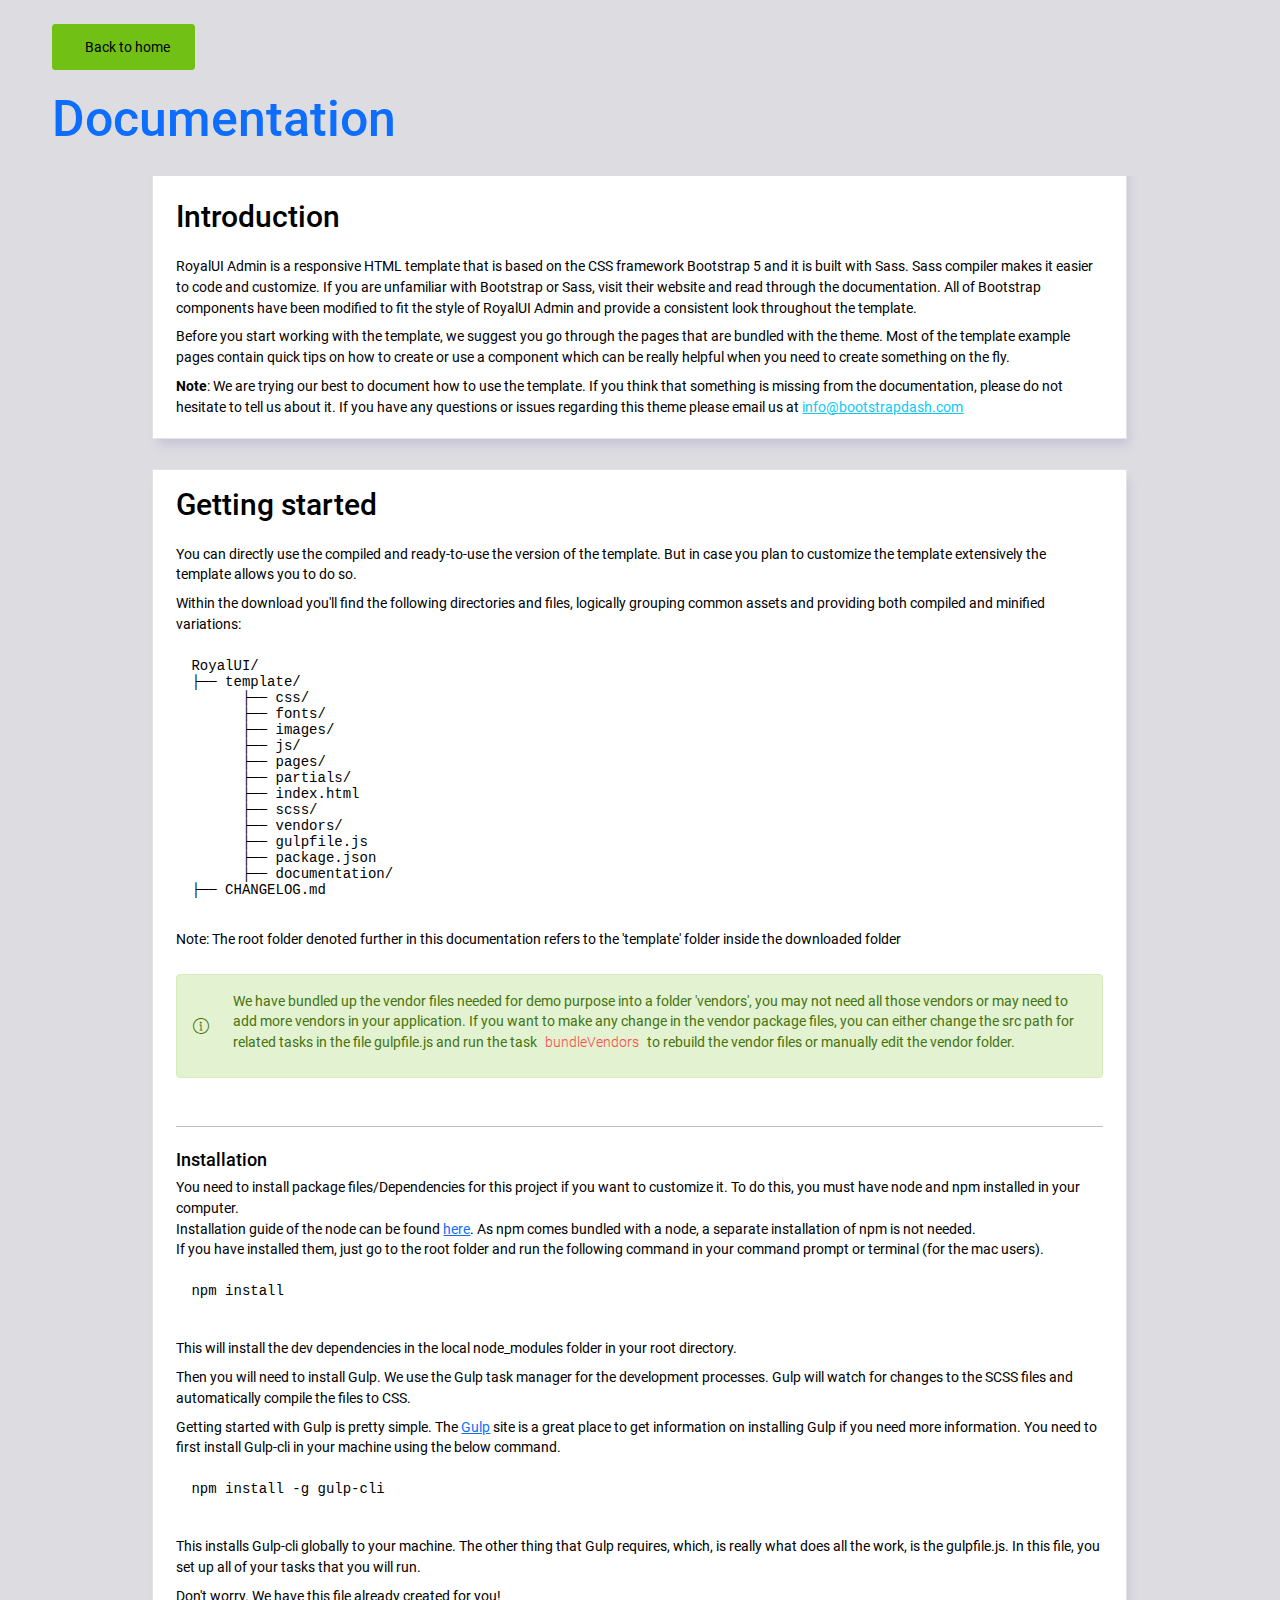
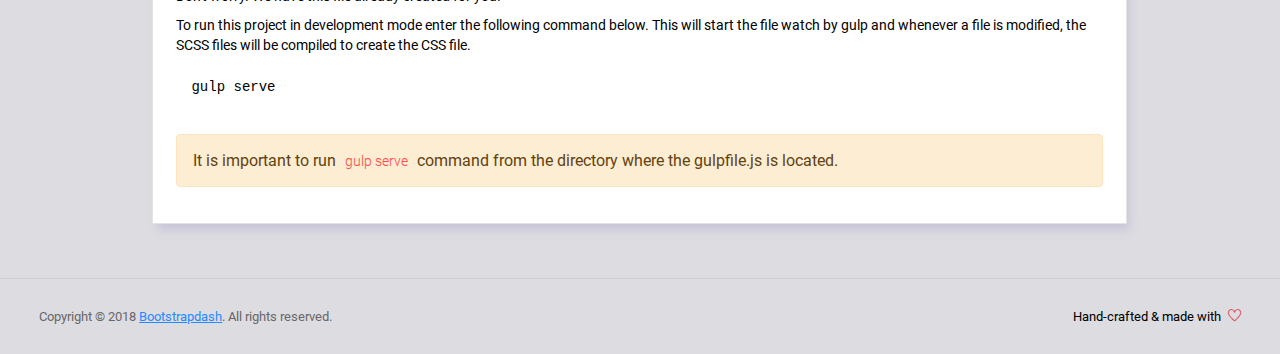
<file: static/admin/documentation/documentation.html>
<!DOCTYPE html>
<html lang="en">

<head>
  <!-- Required meta tags -->
  <meta charset="utf-8">
  <meta name="viewport" content="width=device-width, initial-scale=1, shrink-to-fit=no">
  <title>RoyalUI Admin Dashboard</title>
  <!-- plugins:css -->
  <link rel="stylesheet" href="../vendors/ti-icons/css/themify-icons.css">
  <link rel="stylesheet" href="../vendors/base/vendor.bundle.base.css">
  <!-- endinject -->
  <!-- plugin css for this page -->
  <!-- End plugin css for this page -->
  <!-- inject:css -->
  <link rel="stylesheet" href="../css/style.css">
  <!-- endinject -->
  <link rel="shortcut icon" href="../images/favicon.png" />
</head>

<body>
  <div class="container-scroller">
    <div class="container-fluid page-body-wrapper full-page-wrapper">
      <div class="main-panel w-100  documentation">
        <div class="content-wrapper">
          <div class="container-fluid">
            <div class="row">
              <div class="col-12 doc-header">
                <a class="btn btn-success" href="../index.html"><i class="mdi mdi-home me-2"></i>Back to home</a>
                <h1 class="text-primary mt-4">Documentation</h1>
              </div>
            </div>
            <div class="row doc-content">
              <div class="col-12 col-md-10 offset-md-1">
                <div class="col-12 grid-margin" id="doc-intro">
                    <div class="card">
                        <div class="card-body">
                            <h3 class="mb-4 mt-4">Introduction</h3>
                            <p>RoyalUI Admin is a responsive HTML template that is based on the CSS framework Bootstrap 5 and it is built with Sass. Sass compiler makes it easier to code and customize. If you are unfamiliar with Bootstrap or Sass, visit their
                                website and read through the documentation. All of Bootstrap components have been modified to fit the style of RoyalUI Admin and provide a consistent look throughout the template.</p>
                            <p>Before you start working with the template, we suggest you go through the pages that are bundled with the theme. Most of the template example pages contain quick tips on how to create or use a component which can
                                be really helpful when you need to create something on the fly.</p>
                            <p class="d-inline"><strong>Note</strong>: We are trying our best to document how to use the template. If you think that something is missing from the documentation, please do not hesitate to tell us about it. If you have any questions or issues regarding this theme please email us at <a class="d-inline text-info" href="mailto:info@bootstrapdash.com">info@bootstrapdash.com</a></p>
                        </div>
                    </div>
                </div>
                <div class="col-12 grid-margin" id="doc-started">
                    <div class="card">
                        <div class="card-body">
                            <h3 class="mb-4">Getting started</h3>
                            <p>You can directly use the compiled and ready-to-use the version of the template. But in case you plan to customize the template extensively the template allows you to do so.</p>
                            <p>Within the download you'll find the following directories and files, logically grouping common assets and providing both compiled and minified variations:</p>
                            <pre>
RoyalUI/
├── template/
      ├── css/
      ├── fonts/
      ├── images/
      ├── js/
      ├── pages/
      ├── partials/
      ├── index.html
      ├── scss/
      ├── vendors/
      ├── gulpfile.js
      ├── package.json                           
      ├── documentation/
├── CHANGELOG.md</pre>
                            <p class="mt-1">Note: The root folder denoted further in this documentation refers to the 'template' folder inside the downloaded folder</p>
                            <div class="alert alert-success mt-4 d-flex align-items-center" role="alert">
                              <i class="ti-info-alt me-4"></i>
                              <p>We have bundled up the vendor files needed for demo purpose into a folder 'vendors', you may not need all those vendors or may need to add more vendors in your application. If you want to make any change in the vendor package files, you can either change the src path for related tasks in the file gulpfile.js and run the task <code> bundleVendors </code> to rebuild the vendor files or manually edit the vendor folder.</p>
                            </div>
                            <hr class="mt-5">
                            <h4 class="mt-4">Installation</h4>
                            <p class="mb-0">
                              You need to install package files/Dependencies for this project if you want to customize it. To do this, you must have <span class="font-weight-bold">node and npm</span> installed in your computer.
                            </p>
                            <p class="mb-0">Installation guide of the node can be found <a href="https://nodejs.org/en/">here</a>. As npm comes bundled with a node, a separate installation of npm is not needed.</p>
                            <p>
                                If you have installed them, just go to the root folder and run the following command in your command prompt or terminal (for the mac users).
                            </p>
                            <pre class="shell-mode">
npm install</pre>
                            <p class="mt-4">
                              This will install the dev dependencies in the local <span class="font-weight-bold">node_modules</span> folder in your root directory.
                            </p>
                            <p class="mt-2">
                              Then you will need to install <span class="font-weight-bold">Gulp</span>. We use the Gulp task manager for the development processes. Gulp will watch for changes to the SCSS files and automatically compile the files to CSS.
                            </p>
                            <p>Getting started with Gulp is pretty simple. The <a href="https://gulpjs.com/" target="_blank">Gulp</a> site is a great place to get information on installing Gulp if you need more information. You need to first install Gulp-cli in your machine using the below command.</p>
                            <pre class="shell-mode">
npm install -g gulp-cli</pre>
                            <p class="mt-4">This installs Gulp-cli globally to your machine. The other thing that Gulp requires, which, is really what does all the work, is the gulpfile.js. In this file, you set up all of your tasks that you will run.</p>
                            <p>Don't worry. We have this file already created for you!</p>
                            <p>To run this project in development mode enter the following command below. This will start the file watch by gulp and whenever a file is modified, the SCSS files will be compiled to create the CSS file.</p>
<pre class="shell-mode">
gulp serve</pre>           
                            <div class="alert alert-warning mt-4" role="alert">
                              <i class="ti-info-alt-outline"></i>It is important to run <code>gulp serve</code> command from the directory where the gulpfile.js is located.
                            </div>
                        </div>
                    </div>
                </div>
              </div>
            </div>
          </div>
        </div>
        <!-- partial:../partials/_footer.html -->

        <footer class="footer">
          <div class="d-sm-flex justify-content-center justify-content-sm-between">
            <span class="text-muted text-center text-sm-left d-block d-sm-inline-block">Copyright © 2018 <a href="https://www.bootstrapdash.com/" target="_blank">Bootstrapdash</a>. All rights reserved.</span>
            <span class="float-none float-sm-right d-block mt-1 mt-sm-0 text-center">Hand-crafted & made with <i class="ti-heart text-danger ms-1"></i></span>
          </div>
        </footer>

        <!-- partial -->
      </div>
    </div>
  </div>
<!-- plugins:js -->
<script src="../vendors/base/vendor.bundle.base.js"></script>
<!-- endinject -->
<!-- inject:js -->
<script src="../js/off-canvas.js"></script>
<script src="../js/hoverable-collapse.js"></script>
<script src="../js/template.js"></script>
<script src="../js/todolist.js"></script>
<!-- endinject -->
<!-- Custom js for this page-->
<script src="../js/documentation.js"></script> 
<!-- End custom js for this page-->
</body>

</html>
</file>
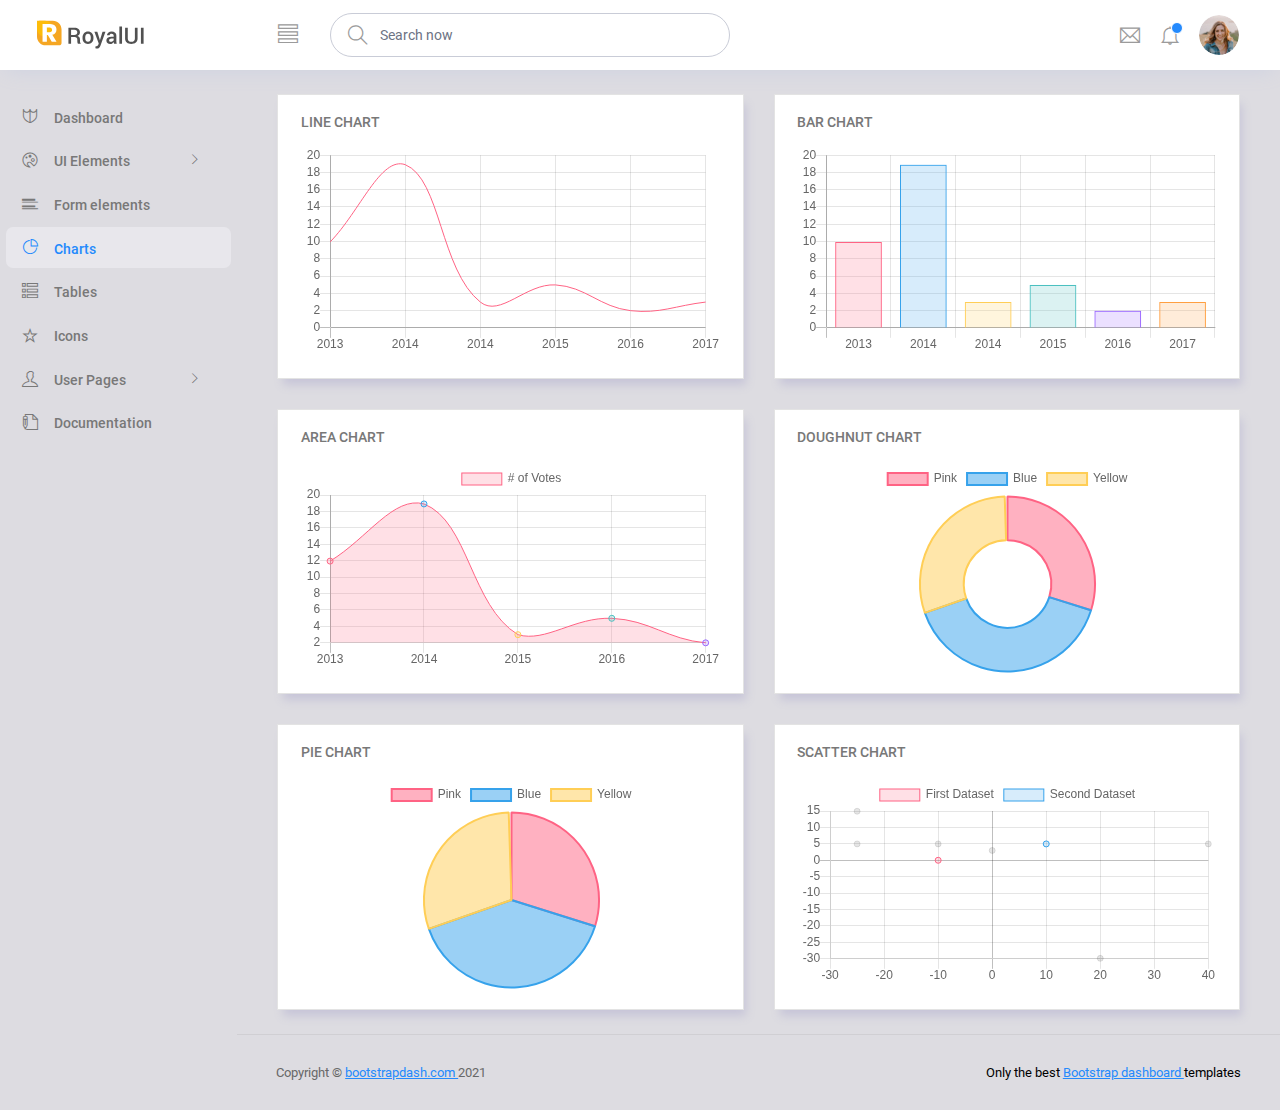
<file: static/admin/pages/charts/chartjs.html>
<!DOCTYPE html>
<html lang="en">

<head>
  <!-- Required meta tags -->
  <meta charset="utf-8">
  <meta name="viewport" content="width=device-width, initial-scale=1, shrink-to-fit=no">
  <title>RoyalUI Admin</title>
  <!-- plugins:css -->
  <link rel="stylesheet" href="../../vendors/ti-icons/css/themify-icons.css">
  <link rel="stylesheet" href="../../vendors/base/vendor.bundle.base.css">
  <!-- endinject -->
  <!-- inject:css -->
  <link rel="stylesheet" href="../../css/style.css">
  <!-- endinject -->
  <link rel="shortcut icon" href="../../images/favicon.png" />
</head>

<body>
  <div class="container-scroller">
    <!-- partial:../../partials/_navbar.html -->
    <nav class="navbar col-lg-12 col-12 p-0 fixed-top d-flex flex-row">
      <div class="text-center navbar-brand-wrapper d-flex align-items-center justify-content-center">
        <a class="navbar-brand brand-logo me-5" href="../../index.html"><img src="../../images/logo.svg" class="me-2" alt="logo"/></a>
        <a class="navbar-brand brand-logo-mini" href="../../index.html"><img src="../../images/logo-mini.svg" alt="logo"/></a>
      </div>
      <div class="navbar-menu-wrapper d-flex align-items-center justify-content-end">
        <button class="navbar-toggler navbar-toggler align-self-center" type="button" data-toggle="minimize">
          <span class="ti-view-list"></span>
        </button>
        <ul class="navbar-nav mr-lg-2">
          <li class="nav-item nav-search d-none d-lg-block">
            <div class="input-group">
              <div class="input-group-prepend hover-cursor" id="navbar-search-icon">
                <span class="input-group-text" id="search">
                  <i class="ti-search"></i>
                </span>
              </div>
              <input type="text" class="form-control" id="navbar-search-input" placeholder="Search now" aria-label="search" aria-describedby="search">
            </div>
          </li>
        </ul>
        <ul class="navbar-nav navbar-nav-right">
          <li class="nav-item dropdown me-1">
            <a class="nav-link count-indicator dropdown-toggle d-flex justify-content-center align-items-center" id="messageDropdown" href="#" data-bs-toggle="dropdown">
              <i class="ti-email mx-0"></i>
            </a>
            <div class="dropdown-menu dropdown-menu-right navbar-dropdown" aria-labelledby="messageDropdown">
              <p class="mb-0 font-weight-normal float-left dropdown-header">Messages</p>
              <a class="dropdown-item">
                <div class="item-thumbnail">
                    <img src="../../images/faces/face4.jpg" alt="image" class="profile-pic">
                </div>
                <div class="item-content flex-grow">
                  <h6 class="ellipsis font-weight-normal">David Grey
                  </h6>
                  <p class="font-weight-light small-text text-muted mb-0">
                    The meeting is cancelled
                  </p>
                </div>
              </a>
              <a class="dropdown-item">
                <div class="item-thumbnail">
                    <img src="../../images/faces/face2.jpg" alt="image" class="profile-pic">
                </div>
                <div class="item-content flex-grow">
                  <h6 class="ellipsis font-weight-normal">Tim Cook
                  </h6>
                  <p class="font-weight-light small-text text-muted mb-0">
                    New product launch
                  </p>
                </div>
              </a>
              <a class="dropdown-item">
                <div class="item-thumbnail">
                    <img src="../../images/faces/face3.jpg" alt="image" class="profile-pic">
                </div>
                <div class="item-content flex-grow">
                  <h6 class="ellipsis font-weight-normal"> Johnson
                  </h6>
                  <p class="font-weight-light small-text text-muted mb-0">
                    Upcoming board meeting
                  </p>
                </div>
              </a>
            </div>
          </li>
          <li class="nav-item dropdown">
            <a class="nav-link count-indicator dropdown-toggle" id="notificationDropdown" href="#" data-bs-toggle="dropdown">
              <i class="ti-bell mx-0"></i>
              <span class="count"></span>
            </a>
            <div class="dropdown-menu dropdown-menu-right navbar-dropdown" aria-labelledby="notificationDropdown">
              <p class="mb-0 font-weight-normal float-left dropdown-header">Notifications</p>
              <a class="dropdown-item">
                <div class="item-thumbnail">
                  <div class="item-icon bg-success">
                    <i class="ti-info-alt mx-0"></i>
                  </div>
                </div>
                <div class="item-content">
                  <h6 class="font-weight-normal">Application Error</h6>
                  <p class="font-weight-light small-text mb-0 text-muted">
                    Just now
                  </p>
                </div>
              </a>
              <a class="dropdown-item">
                <div class="item-thumbnail">
                  <div class="item-icon bg-warning">
                    <i class="ti-settings mx-0"></i>
                  </div>
                </div>
                <div class="item-content">
                  <h6 class="font-weight-normal">Settings</h6>
                  <p class="font-weight-light small-text mb-0 text-muted">
                    Private message
                  </p>
                </div>
              </a>
              <a class="dropdown-item">
                <div class="item-thumbnail">
                  <div class="item-icon bg-info">
                    <i class="ti-user mx-0"></i>
                  </div>
                </div>
                <div class="item-content">
                  <h6 class="font-weight-normal">New user registration</h6>
                  <p class="font-weight-light small-text mb-0 text-muted">
                    2 days ago
                  </p>
                </div>
              </a>
            </div>
          </li>
          <li class="nav-item nav-profile dropdown">
            <a class="nav-link dropdown-toggle" href="#" data-bs-toggle="dropdown" id="profileDropdown">
              <img src="../../images/faces/face28.jpg" alt="profile"/>
            </a>
            <div class="dropdown-menu dropdown-menu-right navbar-dropdown" aria-labelledby="profileDropdown">
              <a class="dropdown-item">
                <i class="ti-settings text-primary"></i>
                Settings
              </a>
              <a class="dropdown-item">
                <i class="ti-power-off text-primary"></i>
                Logout
              </a>
            </div>
          </li>
        </ul>
        <button class="navbar-toggler navbar-toggler-right d-lg-none align-self-center" type="button" data-toggle="offcanvas">
          <span class="ti-view-list"></span>
        </button>
      </div>
    </nav>
    <!-- partial -->
    <div class="container-fluid page-body-wrapper">
      <!-- partial:../../partials/_sidebar.html -->
      <nav class="sidebar sidebar-offcanvas" id="sidebar">
        <ul class="nav">
          <li class="nav-item">
            <a class="nav-link" href="../../index.html">
              <i class="ti-shield menu-icon"></i>
              <span class="menu-title">Dashboard</span>
            </a>
          </li>
          <li class="nav-item">
            <a class="nav-link" data-bs-toggle="collapse" href="#ui-basic" aria-expanded="false" aria-controls="ui-basic">
              <i class="ti-palette menu-icon"></i>
              <span class="menu-title">UI Elements</span>
              <i class="menu-arrow"></i>
            </a>
            <div class="collapse" id="ui-basic">
              <ul class="nav flex-column sub-menu">
                <li class="nav-item"> <a class="nav-link" href="../../pages/ui-features/buttons.html">Buttons</a></li>
                <li class="nav-item"> <a class="nav-link" href="../../pages/ui-features/typography.html">Typography</a></li>
              </ul>
            </div>
          </li>
          <li class="nav-item">
            <a class="nav-link" href="../../pages/forms/basic_elements.html">
              <i class="ti-layout-list-post menu-icon"></i>
              <span class="menu-title">Form elements</span>
            </a>
          </li>
          <li class="nav-item">
            <a class="nav-link" href="../../pages/charts/chartjs.html">
              <i class="ti-pie-chart menu-icon"></i>
              <span class="menu-title">Charts</span>
            </a>
          </li>
          <li class="nav-item">
            <a class="nav-link" href="../../pages/tables/basic-table.html">
              <i class="ti-view-list-alt menu-icon"></i>
              <span class="menu-title">Tables</span>
            </a>
          </li>
          <li class="nav-item">
            <a class="nav-link" href="../../pages/icons/themify.html">
              <i class="ti-star menu-icon"></i>
              <span class="menu-title">Icons</span>
            </a>
          </li>
          <li class="nav-item">
            <a class="nav-link" data-bs-toggle="collapse" href="#auth" aria-expanded="false" aria-controls="auth">
              <i class="ti-user menu-icon"></i>
              <span class="menu-title">User Pages</span>
              <i class="menu-arrow"></i>
            </a>
            <div class="collapse" id="auth">
              <ul class="nav flex-column sub-menu">
                <li class="nav-item"> <a class="nav-link" href="../../pages/samples/login.html"> Login </a></li>
                <li class="nav-item"> <a class="nav-link" href="../../pages/samples/login-2.html"> Login 2 </a></li>
                <li class="nav-item"> <a class="nav-link" href="../../pages/samples/register.html"> Register </a></li>
                <li class="nav-item"> <a class="nav-link" href="../../pages/samples/register-2.html"> Register 2 </a></li>
                <li class="nav-item"> <a class="nav-link" href="../../pages/samples/lock-screen.html"> Lockscreen </a></li>
              </ul>
            </div>
          </li>
          <li class="nav-item">
            <a class="nav-link" href="../../documentation/documentation.html">
              <i class="ti-write menu-icon"></i>
              <span class="menu-title">Documentation</span>
            </a>
          </li>
        </ul>
      </nav>
      <!-- partial -->
      <div class="main-panel">
        <div class="content-wrapper">
          <div class="row">
            <div class="col-lg-6 grid-margin stretch-card">
              <div class="card">
                <div class="card-body">
                  <h4 class="card-title">Line chart</h4>
                  <canvas id="lineChart"></canvas>
                </div>
              </div>
            </div>
            <div class="col-lg-6 grid-margin stretch-card">
              <div class="card">
                <div class="card-body">
                  <h4 class="card-title">Bar chart</h4>
                  <canvas id="barChart"></canvas>
                </div>
              </div>
            </div>
          </div>
          <div class="row">
            <div class="col-lg-6 grid-margin stretch-card">
              <div class="card">
                <div class="card-body">
                  <h4 class="card-title">Area chart</h4>
                  <canvas id="areaChart"></canvas>
                </div>
              </div>
            </div>
            <div class="col-lg-6 grid-margin stretch-card">
              <div class="card">
                <div class="card-body">
                  <h4 class="card-title">Doughnut chart</h4>
                  <canvas id="doughnutChart"></canvas>
                </div>
              </div>
            </div>
          </div>
          <div class="row">
            <div class="col-lg-6 grid-margin grid-margin-lg-0 stretch-card">
              <div class="card">
                <div class="card-body">
                  <h4 class="card-title">Pie chart</h4>
                  <canvas id="pieChart"></canvas>
                </div>
              </div>
            </div>
            <div class="col-lg-6 grid-margin grid-margin-lg-0 stretch-card">
              <div class="card">
                <div class="card-body">
                  <h4 class="card-title">Scatter chart</h4>
                  <canvas id="scatterChart"></canvas>
                </div>
              </div>
            </div>
          </div>
        </div>
        <!-- content-wrapper ends -->
        <!-- partial:../../partials/_footer.html -->
        <footer class="footer">
          <div class="d-sm-flex justify-content-center justify-content-sm-between">
            <span class="text-muted text-center text-sm-left d-block d-sm-inline-block">Copyright © <a href="https://www.bootstrapdash.com/" target="_blank">bootstrapdash.com </a>2021</span>
            <span class="float-none float-sm-right d-block mt-1 mt-sm-0 text-center">Only the best <a href="https://www.bootstrapdash.com/" target="_blank"> Bootstrap dashboard </a> templates</span>
          </div>
        </footer>
        <!-- partial -->
      </div>
      <!-- main-panel ends -->
    </div>
    <!-- page-body-wrapper ends -->
  </div>
  <!-- container-scroller -->
  <!-- plugins:js -->
  <script src="../../vendors/base/vendor.bundle.base.js"></script>
  <!-- endinject -->
  <!-- Plugin js for this page-->
  <script src="../../vendors/chart.js/Chart.min.js"></script>
  <!-- End plugin js for this page-->
  <!-- inject:js -->
  <script src="../../js/off-canvas.js"></script>
  <script src="../../js/hoverable-collapse.js"></script>
  <script src="../../js/template.js"></script>
  <script src="../../js/todolist.js"></script>
  <!-- endinject -->
  <!-- Custom js for this page-->
  <script src="../../js/chart.js"></script>
  <!-- End custom js for this page-->
</body>

</html>
</file>
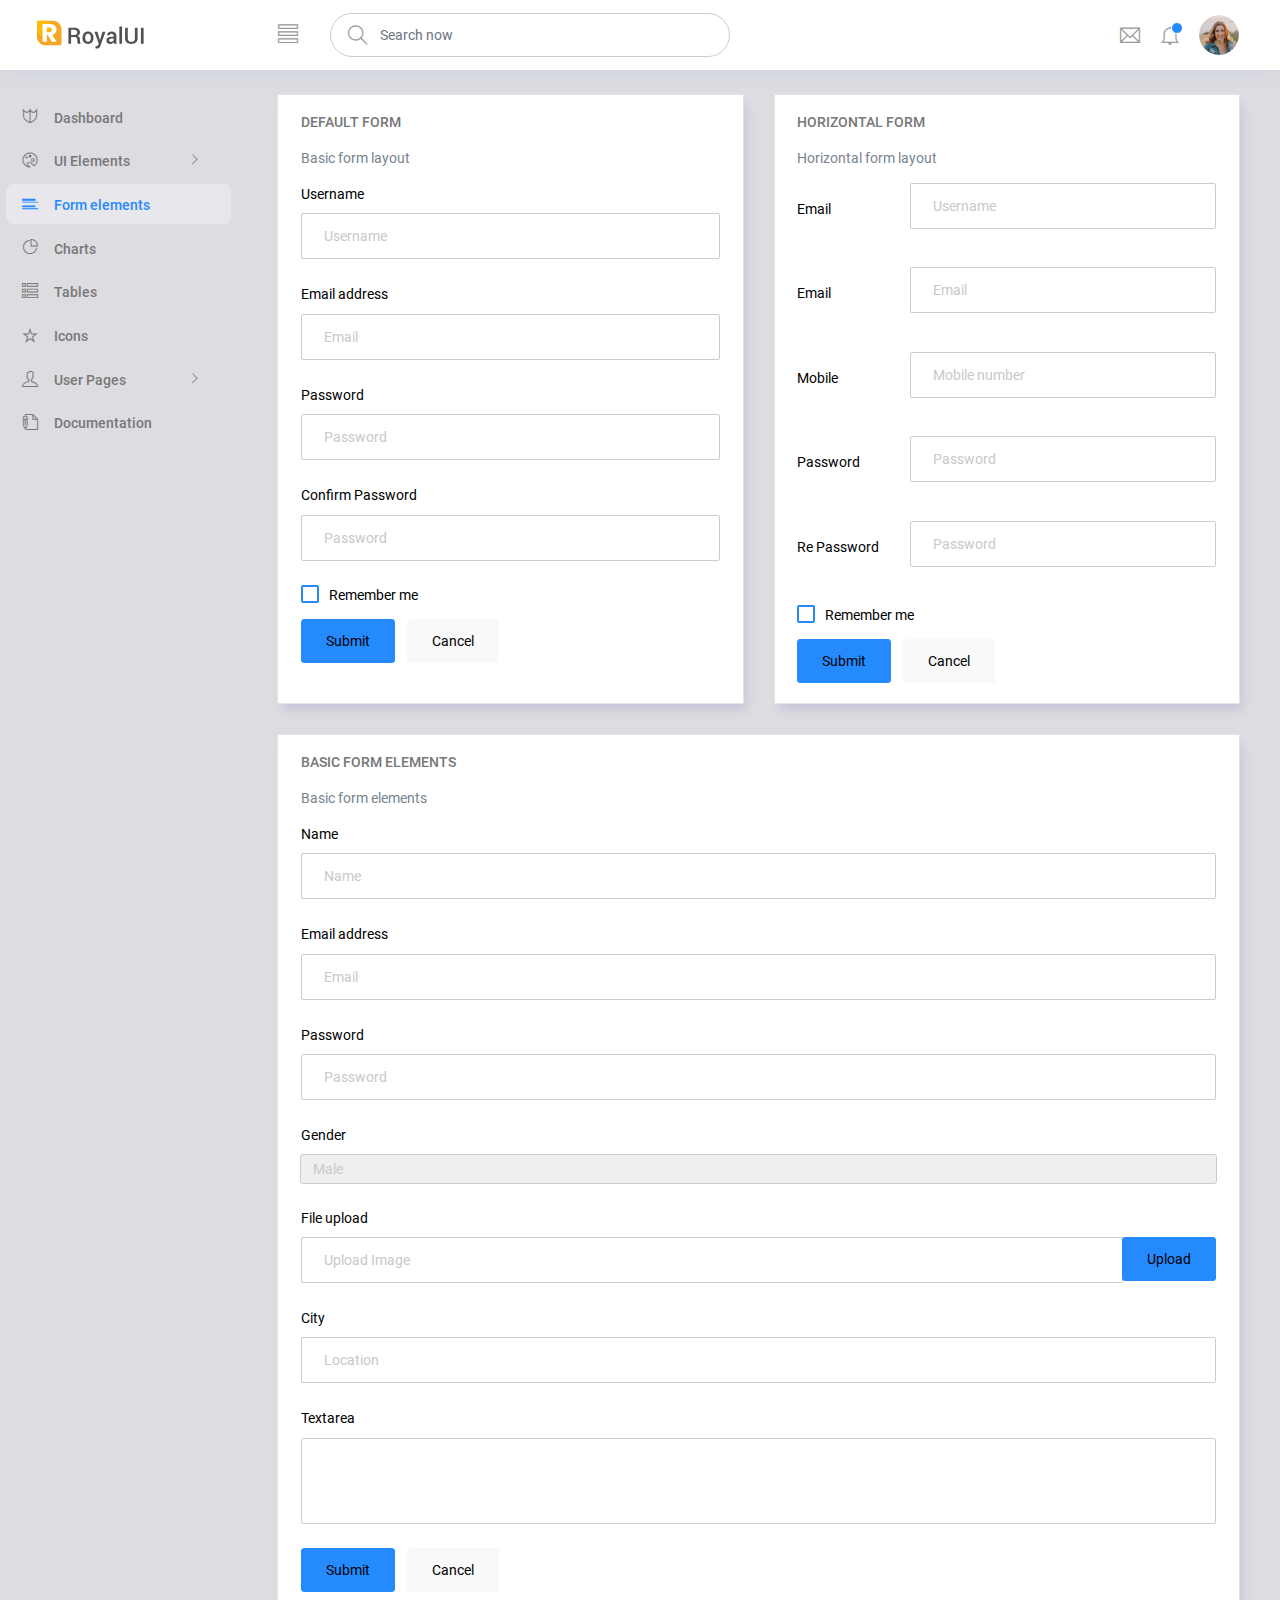
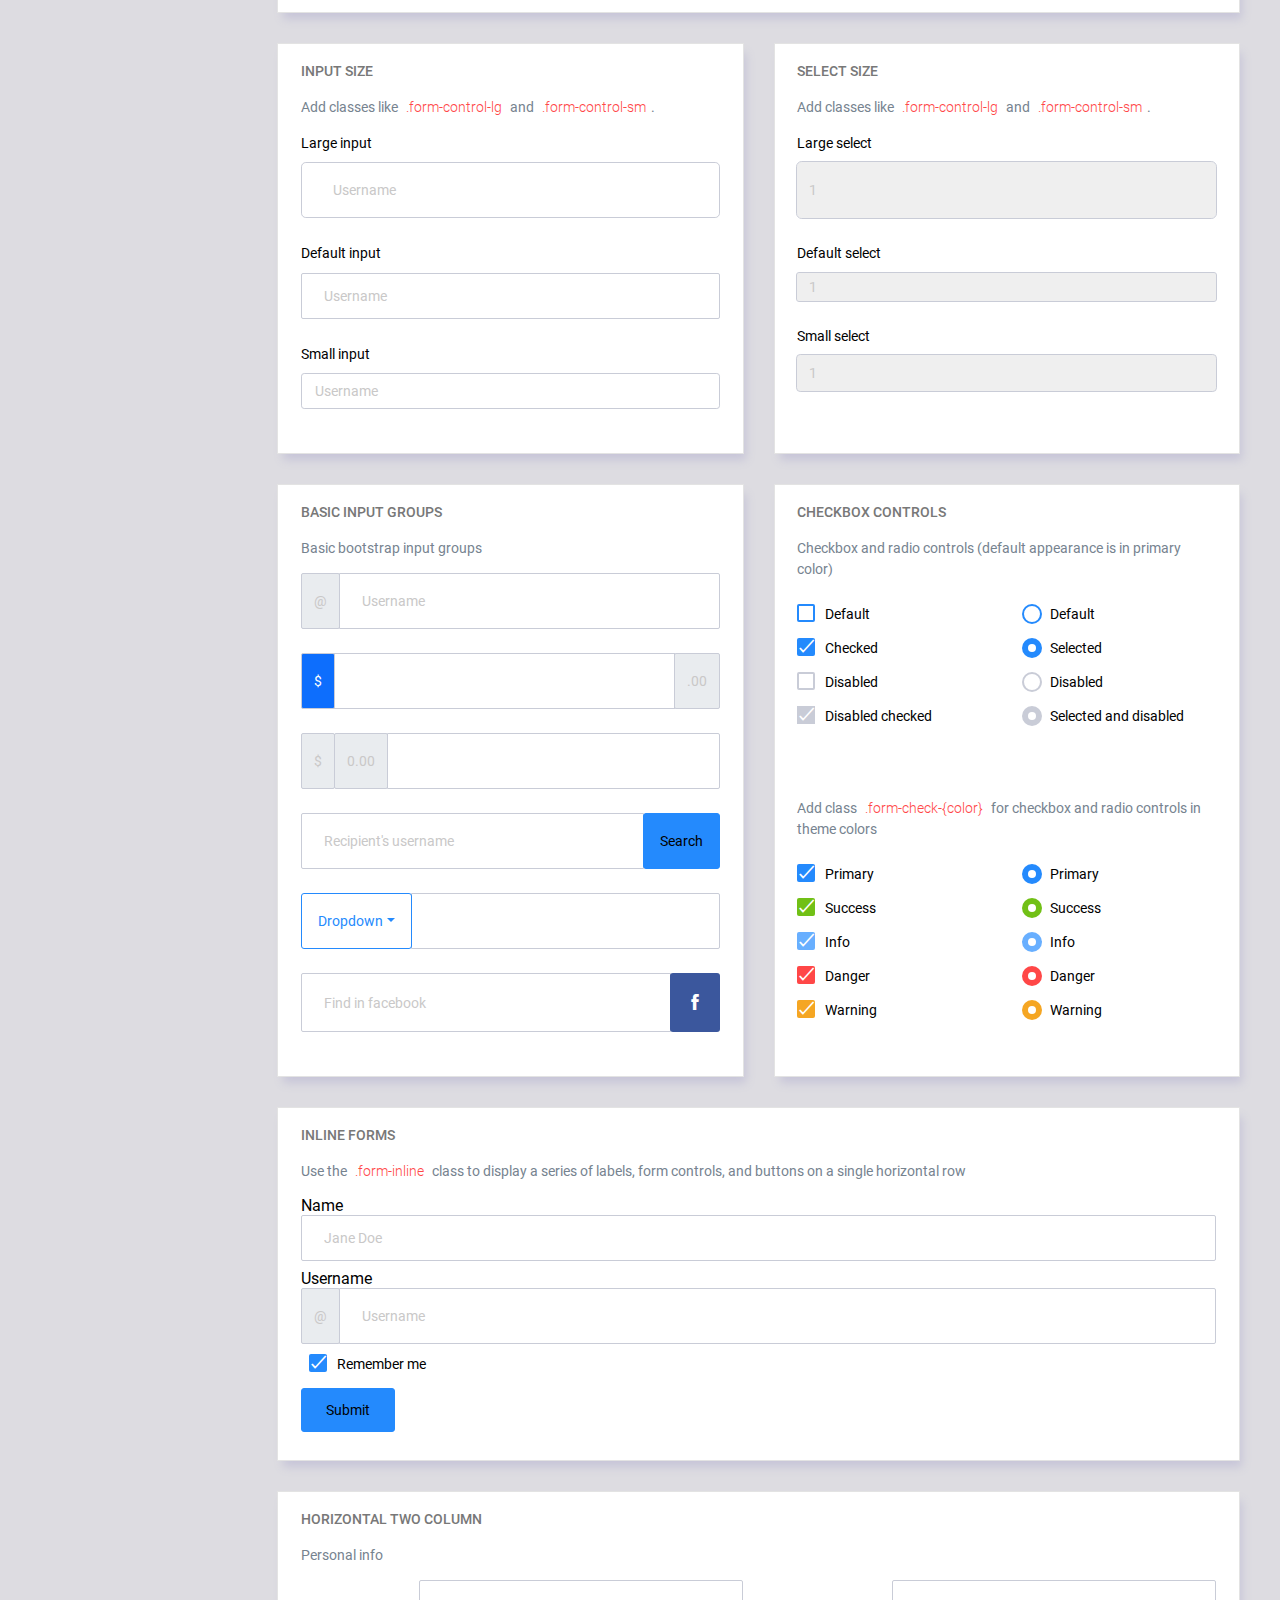
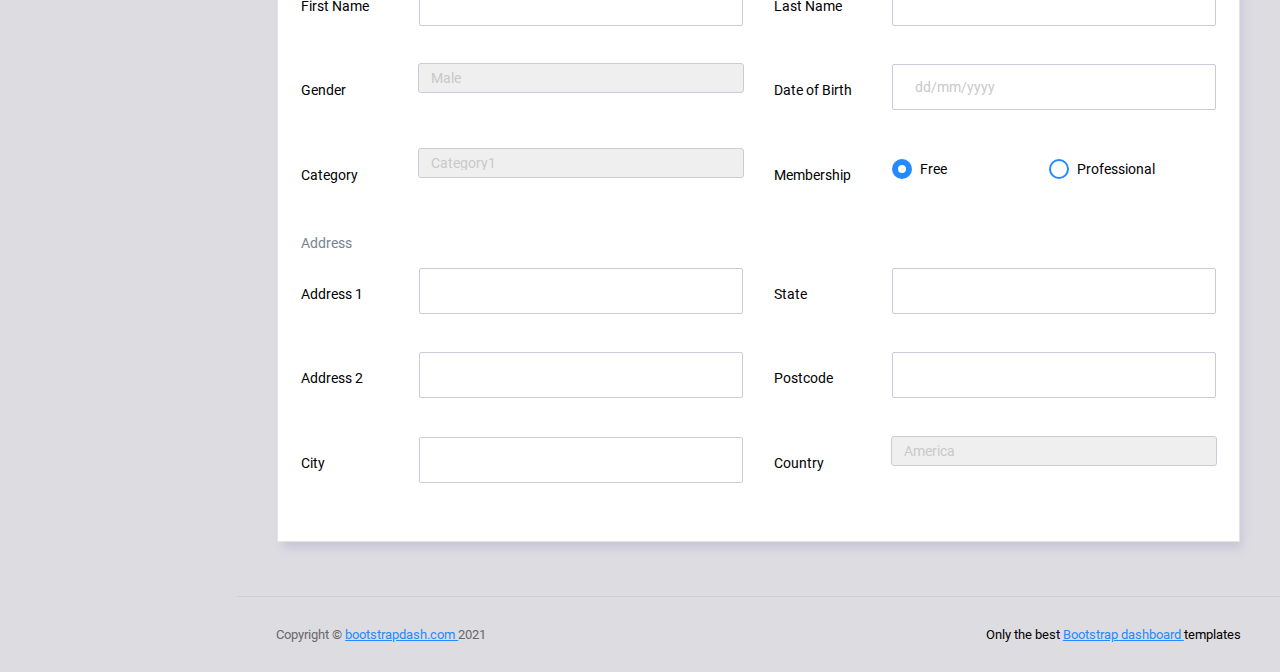
<file: static/admin/pages/forms/basic_elements.html>
<!DOCTYPE html>
<html lang="en">

<head>
  <!-- Required meta tags -->
  <meta charset="utf-8">
  <meta name="viewport" content="width=device-width, initial-scale=1, shrink-to-fit=no">
  <title>RoyalUI Admin</title>
  <!-- plugins:css -->
  <link rel="stylesheet" href="../../vendors/ti-icons/css/themify-icons.css">
  <link rel="stylesheet" href="../../vendors/base/vendor.bundle.base.css">
  <!-- endinject -->
  <!-- plugin css for this page -->
  <!-- End plugin css for this page -->
  <!-- inject:css -->
  <link rel="stylesheet" href="../../css/style.css">
  <!-- endinject -->
  <link rel="shortcut icon" href="../../images/favicon.png" />
</head>

<body>
  <div class="container-scroller">
    <!-- partial:../../partials/_navbar.html -->
    <nav class="navbar col-lg-12 col-12 p-0 fixed-top d-flex flex-row">
      <div class="text-center navbar-brand-wrapper d-flex align-items-center justify-content-center">
        <a class="navbar-brand brand-logo me-5" href="../../index.html"><img src="../../images/logo.svg" class="me-2" alt="logo"/></a>
        <a class="navbar-brand brand-logo-mini" href="../../index.html"><img src="../../images/logo-mini.svg" alt="logo"/></a>
      </div>
      <div class="navbar-menu-wrapper d-flex align-items-center justify-content-end">
        <button class="navbar-toggler navbar-toggler align-self-center" type="button" data-toggle="minimize">
          <span class="ti-view-list"></span>
        </button>
        <ul class="navbar-nav mr-lg-2">
          <li class="nav-item nav-search d-none d-lg-block">
            <div class="input-group">
              <div class="input-group-prepend hover-cursor" id="navbar-search-icon">
                <span class="input-group-text" id="search">
                  <i class="ti-search"></i>
                </span>
              </div>
              <input type="text" class="form-control" id="navbar-search-input" placeholder="Search now" aria-label="search" aria-describedby="search">
            </div>
          </li>
        </ul>
        <ul class="navbar-nav navbar-nav-right">
          <li class="nav-item dropdown me-1">
            <a class="nav-link count-indicator dropdown-toggle d-flex justify-content-center align-items-center" id="messageDropdown" href="#" data-bs-toggle="dropdown">
              <i class="ti-email mx-0"></i>
            </a>
            <div class="dropdown-menu dropdown-menu-right navbar-dropdown" aria-labelledby="messageDropdown">
              <p class="mb-0 font-weight-normal float-left dropdown-header">Messages</p>
              <a class="dropdown-item">
                <div class="item-thumbnail">
                    <img src="../../images/faces/face4.jpg" alt="image" class="profile-pic">
                </div>
                <div class="item-content flex-grow">
                  <h6 class="ellipsis font-weight-normal">David Grey
                  </h6>
                  <p class="font-weight-light small-text text-muted mb-0">
                    The meeting is cancelled
                  </p>
                </div>
              </a>
              <a class="dropdown-item">
                <div class="item-thumbnail">
                    <img src="../../images/faces/face2.jpg" alt="image" class="profile-pic">
                </div>
                <div class="item-content flex-grow">
                  <h6 class="ellipsis font-weight-normal">Tim Cook
                  </h6>
                  <p class="font-weight-light small-text text-muted mb-0">
                    New product launch
                  </p>
                </div>
              </a>
              <a class="dropdown-item">
                <div class="item-thumbnail">
                    <img src="../../images/faces/face3.jpg" alt="image" class="profile-pic">
                </div>
                <div class="item-content flex-grow">
                  <h6 class="ellipsis font-weight-normal"> Johnson
                  </h6>
                  <p class="font-weight-light small-text text-muted mb-0">
                    Upcoming board meeting
                  </p>
                </div>
              </a>
            </div>
          </li>
          <li class="nav-item dropdown">
            <a class="nav-link count-indicator dropdown-toggle" id="notificationDropdown" href="#" data-bs-toggle="dropdown">
              <i class="ti-bell mx-0"></i>
              <span class="count"></span>
            </a>
            <div class="dropdown-menu dropdown-menu-right navbar-dropdown" aria-labelledby="notificationDropdown">
              <p class="mb-0 font-weight-normal float-left dropdown-header">Notifications</p>
              <a class="dropdown-item">
                <div class="item-thumbnail">
                  <div class="item-icon bg-success">
                    <i class="ti-info-alt mx-0"></i>
                  </div>
                </div>
                <div class="item-content">
                  <h6 class="font-weight-normal">Application Error</h6>
                  <p class="font-weight-light small-text mb-0 text-muted">
                    Just now
                  </p>
                </div>
              </a>
              <a class="dropdown-item">
                <div class="item-thumbnail">
                  <div class="item-icon bg-warning">
                    <i class="ti-settings mx-0"></i>
                  </div>
                </div>
                <div class="item-content">
                  <h6 class="font-weight-normal">Settings</h6>
                  <p class="font-weight-light small-text mb-0 text-muted">
                    Private message
                  </p>
                </div>
              </a>
              <a class="dropdown-item">
                <div class="item-thumbnail">
                  <div class="item-icon bg-info">
                    <i class="ti-user mx-0"></i>
                  </div>
                </div>
                <div class="item-content">
                  <h6 class="font-weight-normal">New user registration</h6>
                  <p class="font-weight-light small-text mb-0 text-muted">
                    2 days ago
                  </p>
                </div>
              </a>
            </div>
          </li>
          <li class="nav-item nav-profile dropdown">
            <a class="nav-link dropdown-toggle" href="#" data-bs-toggle="dropdown" id="profileDropdown">
              <img src="../../images/faces/face28.jpg" alt="profile"/>
            </a>
            <div class="dropdown-menu dropdown-menu-right navbar-dropdown" aria-labelledby="profileDropdown">
              <a class="dropdown-item">
                <i class="ti-settings text-primary"></i>
                Settings
              </a>
              <a class="dropdown-item">
                <i class="ti-power-off text-primary"></i>
                Logout
              </a>
            </div>
          </li>
        </ul>
        <button class="navbar-toggler navbar-toggler-right d-lg-none align-self-center" type="button" data-toggle="offcanvas">
          <span class="ti-view-list"></span>
        </button>
      </div>
    </nav>
    <!-- partial -->
    <div class="container-fluid page-body-wrapper">
      <!-- partial:../../partials/_sidebar.html -->
      <nav class="sidebar sidebar-offcanvas" id="sidebar">
        <ul class="nav">
          <li class="nav-item">
            <a class="nav-link" href="../../index.html">
              <i class="ti-shield menu-icon"></i>
              <span class="menu-title">Dashboard</span>
            </a>
          </li>
          <li class="nav-item">
            <a class="nav-link" data-bs-toggle="collapse" href="#ui-basic" aria-expanded="false" aria-controls="ui-basic">
              <i class="ti-palette menu-icon"></i>
              <span class="menu-title">UI Elements</span>
              <i class="menu-arrow"></i>
            </a>
            <div class="collapse" id="ui-basic">
              <ul class="nav flex-column sub-menu">
                <li class="nav-item"> <a class="nav-link" href="../../pages/ui-features/buttons.html">Buttons</a></li>
                <li class="nav-item"> <a class="nav-link" href="../../pages/ui-features/typography.html">Typography</a></li>
              </ul>
            </div>
          </li>
          <li class="nav-item">
            <a class="nav-link" href="../../pages/forms/basic_elements.html">
              <i class="ti-layout-list-post menu-icon"></i>
              <span class="menu-title">Form elements</span>
            </a>
          </li>
          <li class="nav-item">
            <a class="nav-link" href="../../pages/charts/chartjs.html">
              <i class="ti-pie-chart menu-icon"></i>
              <span class="menu-title">Charts</span>
            </a>
          </li>
          <li class="nav-item">
            <a class="nav-link" href="../../pages/tables/basic-table.html">
              <i class="ti-view-list-alt menu-icon"></i>
              <span class="menu-title">Tables</span>
            </a>
          </li>
          <li class="nav-item">
            <a class="nav-link" href="../../pages/icons/themify.html">
              <i class="ti-star menu-icon"></i>
              <span class="menu-title">Icons</span>
            </a>
          </li>
          <li class="nav-item">
            <a class="nav-link" data-bs-toggle="collapse" href="#auth" aria-expanded="false" aria-controls="auth">
              <i class="ti-user menu-icon"></i>
              <span class="menu-title">User Pages</span>
              <i class="menu-arrow"></i>
            </a>
            <div class="collapse" id="auth">
              <ul class="nav flex-column sub-menu">
                <li class="nav-item"> <a class="nav-link" href="../../pages/samples/login.html"> Login </a></li>
                <li class="nav-item"> <a class="nav-link" href="../../pages/samples/login-2.html"> Login 2 </a></li>
                <li class="nav-item"> <a class="nav-link" href="../../pages/samples/register.html"> Register </a></li>
                <li class="nav-item"> <a class="nav-link" href="../../pages/samples/register-2.html"> Register 2 </a></li>
                <li class="nav-item"> <a class="nav-link" href="../../pages/samples/lock-screen.html"> Lockscreen </a></li>
              </ul>
            </div>
          </li>
          <li class="nav-item">
            <a class="nav-link" href="../../documentation/documentation.html">
              <i class="ti-write menu-icon"></i>
              <span class="menu-title">Documentation</span>
            </a>
          </li>
        </ul>
      </nav>
      <!-- partial -->
      <div class="main-panel">        
        <div class="content-wrapper">
          <div class="row">
            <div class="col-md-6 grid-margin stretch-card">
              <div class="card">
                <div class="card-body">
                  <h4 class="card-title">Default form</h4>
                  <p class="card-description">
                    Basic form layout
                  </p>
                  <form class="forms-sample">
                    <div class="form-group">
                      <label for="exampleInputUsername1">Username</label>
                      <input type="text" class="form-control" id="exampleInputUsername1" placeholder="Username">
                    </div>
                    <div class="form-group">
                      <label for="exampleInputEmail1">Email address</label>
                      <input type="email" class="form-control" id="exampleInputEmail1" placeholder="Email">
                    </div>
                    <div class="form-group">
                      <label for="exampleInputPassword1">Password</label>
                      <input type="password" class="form-control" id="exampleInputPassword1" placeholder="Password">
                    </div>
                    <div class="form-group">
                      <label for="exampleInputConfirmPassword1">Confirm Password</label>
                      <input type="password" class="form-control" id="exampleInputConfirmPassword1" placeholder="Password">
                    </div>
                    <div class="form-check form-check-flat form-check-primary">
                      <label class="form-check-label">
                        <input type="checkbox" class="form-check-input">
                        Remember me
                      </label>
                    </div>
                    <button type="submit" class="btn btn-primary me-2">Submit</button>
                    <button class="btn btn-light">Cancel</button>
                  </form>
                </div>
              </div>
            </div>
            <div class="col-md-6 grid-margin stretch-card">
              <div class="card">
                <div class="card-body">
                  <h4 class="card-title">Horizontal Form</h4>
                  <p class="card-description">
                    Horizontal form layout
                  </p>
                  <form class="forms-sample">
                    <div class="form-group row">
                      <label for="exampleInputUsername2" class="col-sm-3 col-form-label">Email</label>
                      <div class="col-sm-9">
                        <input type="text" class="form-control" id="exampleInputUsername2" placeholder="Username">
                      </div>
                    </div>
                    <div class="form-group row">
                      <label for="exampleInputEmail2" class="col-sm-3 col-form-label">Email</label>
                      <div class="col-sm-9">
                        <input type="email" class="form-control" id="exampleInputEmail2" placeholder="Email">
                      </div>
                    </div>
                    <div class="form-group row">
                      <label for="exampleInputMobile" class="col-sm-3 col-form-label">Mobile</label>
                      <div class="col-sm-9">
                        <input type="text" class="form-control" id="exampleInputMobile" placeholder="Mobile number">
                      </div>
                    </div>
                    <div class="form-group row">
                      <label for="exampleInputPassword2" class="col-sm-3 col-form-label">Password</label>
                      <div class="col-sm-9">
                        <input type="password" class="form-control" id="exampleInputPassword2" placeholder="Password">
                      </div>
                    </div>
                    <div class="form-group row">
                      <label for="exampleInputConfirmPassword2" class="col-sm-3 col-form-label">Re Password</label>
                      <div class="col-sm-9">
                        <input type="password" class="form-control" id="exampleInputConfirmPassword2" placeholder="Password">
                      </div>
                    </div>
                    <div class="form-check form-check-flat form-check-primary">
                      <label class="form-check-label">
                        <input type="checkbox" class="form-check-input">
                        Remember me
                      </label>
                    </div>
                    <button type="submit" class="btn btn-primary me-2">Submit</button>
                    <button class="btn btn-light">Cancel</button>
                  </form>
                </div>
              </div>
            </div>
            <div class="col-12 grid-margin stretch-card">
              <div class="card">
                <div class="card-body">
                  <h4 class="card-title">Basic form elements</h4>
                  <p class="card-description">
                    Basic form elements
                  </p>
                  <form class="forms-sample">
                    <div class="form-group">
                      <label for="exampleInputName1">Name</label>
                      <input type="text" class="form-control" id="exampleInputName1" placeholder="Name">
                    </div>
                    <div class="form-group">
                      <label for="exampleInputEmail3">Email address</label>
                      <input type="email" class="form-control" id="exampleInputEmail3" placeholder="Email">
                    </div>
                    <div class="form-group">
                      <label for="exampleInputPassword4">Password</label>
                      <input type="password" class="form-control" id="exampleInputPassword4" placeholder="Password">
                    </div>
                    <div class="form-group">
                      <label for="exampleSelectGender">Gender</label>
                        <select class="form-control" id="exampleSelectGender">
                          <option>Male</option>
                          <option>Female</option>
                        </select>
                      </div>
                    <div class="form-group">
                      <label>File upload</label>
                      <input type="file" name="img[]" class="file-upload-default">
                      <div class="input-group col-xs-12">
                        <input type="text" class="form-control file-upload-info" disabled placeholder="Upload Image">
                        <span class="input-group-append">
                          <button class="file-upload-browse btn btn-primary" type="button">Upload</button>
                        </span>
                      </div>
                    </div>
                    <div class="form-group">
                      <label for="exampleInputCity1">City</label>
                      <input type="text" class="form-control" id="exampleInputCity1" placeholder="Location">
                    </div>
                    <div class="form-group">
                      <label for="exampleTextarea1">Textarea</label>
                      <textarea class="form-control" id="exampleTextarea1" rows="4"></textarea>
                    </div>
                    <button type="submit" class="btn btn-primary me-2">Submit</button>
                    <button class="btn btn-light">Cancel</button>
                  </form>
                </div>
              </div>
            </div>
            <div class="col-md-6 grid-margin stretch-card">
              <div class="card">
                <div class="card-body">
                  <h4 class="card-title">Input size</h4>
                  <p class="card-description">
                    Add classes like <code>.form-control-lg</code> and <code>.form-control-sm</code>.
                  </p>
                  <div class="form-group">
                    <label>Large input</label>
                    <input type="text" class="form-control form-control-lg" placeholder="Username" aria-label="Username">
                  </div>
                  <div class="form-group">
                    <label>Default input</label>
                    <input type="text" class="form-control" placeholder="Username" aria-label="Username">
                  </div>
                  <div class="form-group">
                    <label>Small input</label>
                    <input type="text" class="form-control form-control-sm" placeholder="Username" aria-label="Username">
                  </div>
                </div>
              </div>
            </div>
            <div class="col-md-6 grid-margin stretch-card">
              <div class="card">
                <div class="card-body">
                  <h4 class="card-title">Select size</h4>
                  <p class="card-description">
                    Add classes like <code>.form-control-lg</code> and <code>.form-control-sm</code>.                    
                  </p>
                  <div class="form-group">
                    <label for="exampleFormControlSelect1">Large select</label>
                    <select class="form-control form-control-lg" id="exampleFormControlSelect1">
                      <option>1</option>
                      <option>2</option>
                      <option>3</option>
                      <option>4</option>
                      <option>5</option>
                    </select>
                  </div>
                  <div class="form-group">
                    <label for="exampleFormControlSelect2">Default select</label>
                    <select class="form-control" id="exampleFormControlSelect2">
                      <option>1</option>
                      <option>2</option>
                      <option>3</option>
                      <option>4</option>
                      <option>5</option>
                    </select>
                  </div>
                  <div class="form-group">
                    <label for="exampleFormControlSelect3">Small select</label>
                    <select class="form-control form-control-sm" id="exampleFormControlSelect3">
                      <option>1</option>
                      <option>2</option>
                      <option>3</option>
                      <option>4</option>
                      <option>5</option>
                    </select>
                  </div>
                </div>
              </div>
            </div>
            <div class="col-md-6 grid-margin stretch-card">
              <div class="card">
                <div class="card-body">
                  <h4 class="card-title">Basic input groups</h4>
                  <p class="card-description">
                    Basic bootstrap input groups
                  </p>
                  <div class="form-group">
                    <div class="input-group">
                      <div class="input-group-prepend">
                        <span class="input-group-text">@</span>
                      </div>
                      <input type="text" class="form-control" placeholder="Username" aria-label="Username">
                    </div>
                  </div>
                  <div class="form-group">
                    <div class="input-group">
                      <div class="input-group-prepend">
                        <span class="input-group-text bg-primary text-white">$</span>
                      </div>
                      <input type="text" class="form-control" aria-label="Amount (to the nearest dollar)">
                      <div class="input-group-append">
                        <span class="input-group-text">.00</span>
                      </div>
                    </div>
                  </div>
                  <div class="form-group">
                    <div class="input-group">
                      <div class="input-group-prepend">
                        <span class="input-group-text">$</span>
                      </div>
                      <div class="input-group-prepend">
                        <span class="input-group-text">0.00</span>
                      </div>
                      <input type="text" class="form-control" aria-label="Amount (to the nearest dollar)">
                    </div>
                  </div>
                  <div class="form-group">
                    <div class="input-group">
                      <input type="text" class="form-control" placeholder="Recipient's username" aria-label="Recipient's username">
                      <div class="input-group-append">
                        <button class="btn btn-sm btn-primary" type="button">Search</button>
                      </div>
                    </div>
                  </div>
                  <div class="form-group">
                    <div class="input-group">
                      <div class="input-group-prepend">
                        <button class="btn btn-sm btn-outline-primary dropdown-toggle" type="button" data-bs-toggle="dropdown" aria-haspopup="true" aria-expanded="false">Dropdown</button>
                        <div class="dropdown-menu">
                          <a class="dropdown-item" href="#">Action</a>
                          <a class="dropdown-item" href="#">Another action</a>
                          <a class="dropdown-item" href="#">Something else here</a>
                          <div role="separator" class="dropdown-divider"></div>
                          <a class="dropdown-item" href="#">Separated link</a>
                        </div>
                      </div>
                      <input type="text" class="form-control" aria-label="Text input with dropdown button">
                    </div>
                  </div>
                  <div class="form-group">
                    <div class="input-group">
                      <input type="text" class="form-control" placeholder="Find in facebook" aria-label="Recipient's username">
                      <div class="input-group-append">
                        <button class="btn btn-sm btn-facebook" type="button">
                          <i class="ti-facebook"></i>
                        </button>
                      </div>
                    </div>
                  </div>
                </div>
              </div>
            </div>
            <div class="col-md-6 grid-margin stretch-card">
              <div class="card">
                <div class="card-body">
                  <h4 class="card-title">Checkbox Controls</h4>
                  <p class="card-description">Checkbox and radio controls (default appearance is in primary color)</p>
                  <form>
                    <div class="row">
                      <div class="col-md-6">
                        <div class="form-group">
                          <div class="form-check">
                            <label class="form-check-label">
                              <input type="checkbox" class="form-check-input">
                              Default
                            </label>
                          </div>
                          <div class="form-check">
                            <label class="form-check-label">
                              <input type="checkbox" class="form-check-input" checked>
                              Checked
                            </label>
                          </div>
                          <div class="form-check">
                            <label class="form-check-label">
                              <input type="checkbox" class="form-check-input" disabled>
                              Disabled
                            </label>
                          </div>
                          <div class="form-check">
                            <label class="form-check-label">
                              <input type="checkbox" class="form-check-input" disabled checked>
                              Disabled checked
                            </label>
                          </div>
                        </div>
                      </div>
                      <div class="col-md-6">
                        <div class="form-group">
                          <div class="form-check">
                            <label class="form-check-label">
                              <input type="radio" class="form-check-input" name="optionsRadios" id="optionsRadios1" value="">
                              Default
                            </label>
                          </div>
                          <div class="form-check">
                            <label class="form-check-label">
                              <input type="radio" class="form-check-input" name="optionsRadios" id="optionsRadios2" value="option2" checked>
                              Selected
                            </label>
                          </div>
                          <div class="form-check">
                            <label class="form-check-label">
                              <input type="radio" class="form-check-input" name="optionsRadios2" id="optionsRadios3" value="option3" disabled>
                              Disabled
                            </label>
                          </div>
                          <div class="form-check">
                            <label class="form-check-label">
                              <input type="radio" class="form-check-input" name="optionsRadio2" id="optionsRadios4" value="option4" disabled checked>
                              Selected and disabled
                            </label>
                          </div>
                        </div>
                      </div>
                    </div>
                  </form>
                </div>
                <div class="card-body">
                  <p class="card-description">Add class <code>.form-check-{color}</code> for checkbox and radio controls in theme colors</p>
                  <form>
                    <div class="row">
                      <div class="col-md-6">
                        <div class="form-group">
                          <div class="form-check form-check-primary">
                            <label class="form-check-label">
                              <input type="checkbox" class="form-check-input" checked>
                              Primary
                            </label>
                          </div>
                          <div class="form-check form-check-success">
                            <label class="form-check-label">
                              <input type="checkbox" class="form-check-input" checked>
                              Success
                            </label>
                          </div>
                          <div class="form-check form-check-info">
                            <label class="form-check-label">
                              <input type="checkbox" class="form-check-input" checked>
                              Info
                            </label>
                          </div>
                          <div class="form-check form-check-danger">
                            <label class="form-check-label">
                              <input type="checkbox" class="form-check-input" checked>
                              Danger
                            </label>
                          </div>
                          <div class="form-check form-check-warning">
                            <label class="form-check-label">
                              <input type="checkbox" class="form-check-input" checked>
                              Warning
                            </label>
                          </div>
                        </div>
                      </div>
                      <div class="col-md-6">
                        <div class="form-group">
                          <div class="form-check form-check-primary">
                            <label class="form-check-label">
                              <input type="radio" class="form-check-input" name="ExampleRadio1" id="ExampleRadio1" checked>
                              Primary
                            </label>
                          </div>
                          <div class="form-check form-check-success">
                            <label class="form-check-label">
                              <input type="radio" class="form-check-input" name="ExampleRadio2" id="ExampleRadio2" checked>
                              Success
                            </label>
                          </div>
                          <div class="form-check form-check-info">
                            <label class="form-check-label">
                              <input type="radio" class="form-check-input" name="ExampleRadio3" id="ExampleRadio3" checked>
                              Info
                            </label>
                          </div>
                          <div class="form-check form-check-danger">
                            <label class="form-check-label">
                              <input type="radio" class="form-check-input" name="ExampleRadio4" id="ExampleRadio4" checked>
                              Danger
                            </label>
                          </div>
                          <div class="form-check form-check-warning">
                            <label class="form-check-label">
                              <input type="radio" class="form-check-input" name="ExampleRadio5" id="ExampleRadio5" checked>
                              Warning
                            </label>
                          </div>
                        </div>
                      </div>
                    </div>
                  </form>
                </div>
              </div>
            </div>
            <div class="col-12 grid-margin stretch-card">
              <div class="card">
                <div class="card-body">
                  <h4 class="card-title">Inline forms</h4>
                  <p class="card-description">
                    Use the <code>.form-inline</code> class to display a series of labels, form controls, and buttons on a single horizontal row
                  </p>
                  <form class="form-inline">
                    <label class="sr-only" for="inlineFormInputName2">Name</label>
                    <input type="text" class="form-control mb-2 mr-sm-2" id="inlineFormInputName2" placeholder="Jane Doe">
                  
                    <label class="sr-only" for="inlineFormInputGroupUsername2">Username</label>
                    <div class="input-group mb-2 mr-sm-2">
                      <div class="input-group-prepend">
                        <div class="input-group-text">@</div>
                      </div>
                      <input type="text" class="form-control" id="inlineFormInputGroupUsername2" placeholder="Username">
                    </div>
                    <div class="form-check mx-sm-2">
                      <label class="form-check-label">
                        <input type="checkbox" class="form-check-input" checked>
                        Remember me
                      </label>
                    </div>
                    <button type="submit" class="btn btn-primary mb-2">Submit</button>
                  </form>
                </div>
              </div>
            </div>
            <div class="col-12 grid-margin">
              <div class="card">
                <div class="card-body">
                  <h4 class="card-title">Horizontal Two column</h4>
                  <form class="form-sample">
                    <p class="card-description">
                      Personal info
                    </p>
                    <div class="row">
                      <div class="col-md-6">
                        <div class="form-group row">
                          <label class="col-sm-3 col-form-label">First Name</label>
                          <div class="col-sm-9">
                            <input type="text" class="form-control" />
                          </div>
                        </div>
                      </div>
                      <div class="col-md-6">
                        <div class="form-group row">
                          <label class="col-sm-3 col-form-label">Last Name</label>
                          <div class="col-sm-9">
                            <input type="text" class="form-control" />
                          </div>
                        </div>
                      </div>
                    </div>
                    <div class="row">
                      <div class="col-md-6">
                        <div class="form-group row">
                          <label class="col-sm-3 col-form-label">Gender</label>
                          <div class="col-sm-9">
                            <select class="form-control">
                              <option>Male</option>
                              <option>Female</option>
                            </select>
                          </div>
                        </div>
                      </div>
                      <div class="col-md-6">
                        <div class="form-group row">
                          <label class="col-sm-3 col-form-label">Date of Birth</label>
                          <div class="col-sm-9">
                            <input class="form-control" placeholder="dd/mm/yyyy"/>
                          </div>
                        </div>
                      </div>
                    </div>
                    <div class="row">
                      <div class="col-md-6">
                        <div class="form-group row">
                          <label class="col-sm-3 col-form-label">Category</label>
                          <div class="col-sm-9">
                            <select class="form-control">
                              <option>Category1</option>
                              <option>Category2</option>
                              <option>Category3</option>
                              <option>Category4</option>
                            </select>
                          </div>
                        </div>
                      </div>
                      <div class="col-md-6">
                        <div class="form-group row">
                          <label class="col-sm-3 col-form-label">Membership</label>
                          <div class="col-sm-4">
                            <div class="form-check">
                              <label class="form-check-label">
                                <input type="radio" class="form-check-input" name="membershipRadios" id="membershipRadios1" value="" checked>
                                Free
                              </label>
                            </div>
                          </div>
                          <div class="col-sm-5">
                            <div class="form-check">
                              <label class="form-check-label">
                                <input type="radio" class="form-check-input" name="membershipRadios" id="membershipRadios2" value="option2">
                                Professional
                              </label>
                            </div>
                          </div>
                        </div>
                      </div>
                    </div>
                    <p class="card-description">
                      Address
                    </p>
                    <div class="row">
                      <div class="col-md-6">
                        <div class="form-group row">
                          <label class="col-sm-3 col-form-label">Address 1</label>
                          <div class="col-sm-9">
                            <input type="text" class="form-control" />
                          </div>
                        </div>
                      </div>
                      <div class="col-md-6">
                        <div class="form-group row">
                          <label class="col-sm-3 col-form-label">State</label>
                          <div class="col-sm-9">
                            <input type="text" class="form-control" />
                          </div>
                        </div>
                      </div>
                    </div>
                    <div class="row">
                      <div class="col-md-6">
                        <div class="form-group row">
                          <label class="col-sm-3 col-form-label">Address 2</label>
                          <div class="col-sm-9">
                            <input type="text" class="form-control" />
                          </div>
                        </div>
                      </div>
                      <div class="col-md-6">
                        <div class="form-group row">
                          <label class="col-sm-3 col-form-label">Postcode</label>
                          <div class="col-sm-9">
                            <input type="text" class="form-control" />
                          </div>
                        </div>
                      </div>
                    </div>
                    <div class="row">
                      <div class="col-md-6">
                        <div class="form-group row">
                          <label class="col-sm-3 col-form-label">City</label>
                          <div class="col-sm-9">
                            <input type="text" class="form-control" />
                          </div>
                        </div>
                      </div>
                      <div class="col-md-6">
                        <div class="form-group row">
                          <label class="col-sm-3 col-form-label">Country</label>
                          <div class="col-sm-9">
                            <select class="form-control">
                              <option>America</option>
                              <option>Italy</option>
                              <option>Russia</option>
                              <option>Britain</option>
                            </select>
                          </div>
                        </div>
                      </div>
                    </div>
                  </form>
                </div>
              </div>
            </div>
          </div>
        </div>
        <!-- content-wrapper ends -->
        <!-- partial:../../partials/_footer.html -->
        <footer class="footer">
          <div class="d-sm-flex justify-content-center justify-content-sm-between">
            <span class="text-muted text-center text-sm-left d-block d-sm-inline-block">Copyright © <a href="https://www.bootstrapdash.com/" target="_blank">bootstrapdash.com </a>2021</span>
            <span class="float-none float-sm-right d-block mt-1 mt-sm-0 text-center">Only the best <a href="https://www.bootstrapdash.com/" target="_blank"> Bootstrap dashboard </a> templates</span>
          </div>
        </footer>
        <!-- partial -->
      </div>
      <!-- main-panel ends -->
    </div>
    <!-- page-body-wrapper ends -->
  </div>
  <!-- container-scroller -->
  <!-- plugins:js -->
  <script src="../../vendors/base/vendor.bundle.base.js"></script>
  <!-- endinject -->
  <!-- inject:js -->
  <script src="../../js/off-canvas.js"></script>
  <script src="../../js/hoverable-collapse.js"></script>
  <script src="../../js/template.js"></script>
  <script src="../../js/todolist.js"></script>
  <!-- endinject -->
  <!-- Custom js for this page-->
  <script src="../../js/file-upload.js"></script>
  <!-- End custom js for this page-->
</body>

</html>
</file>
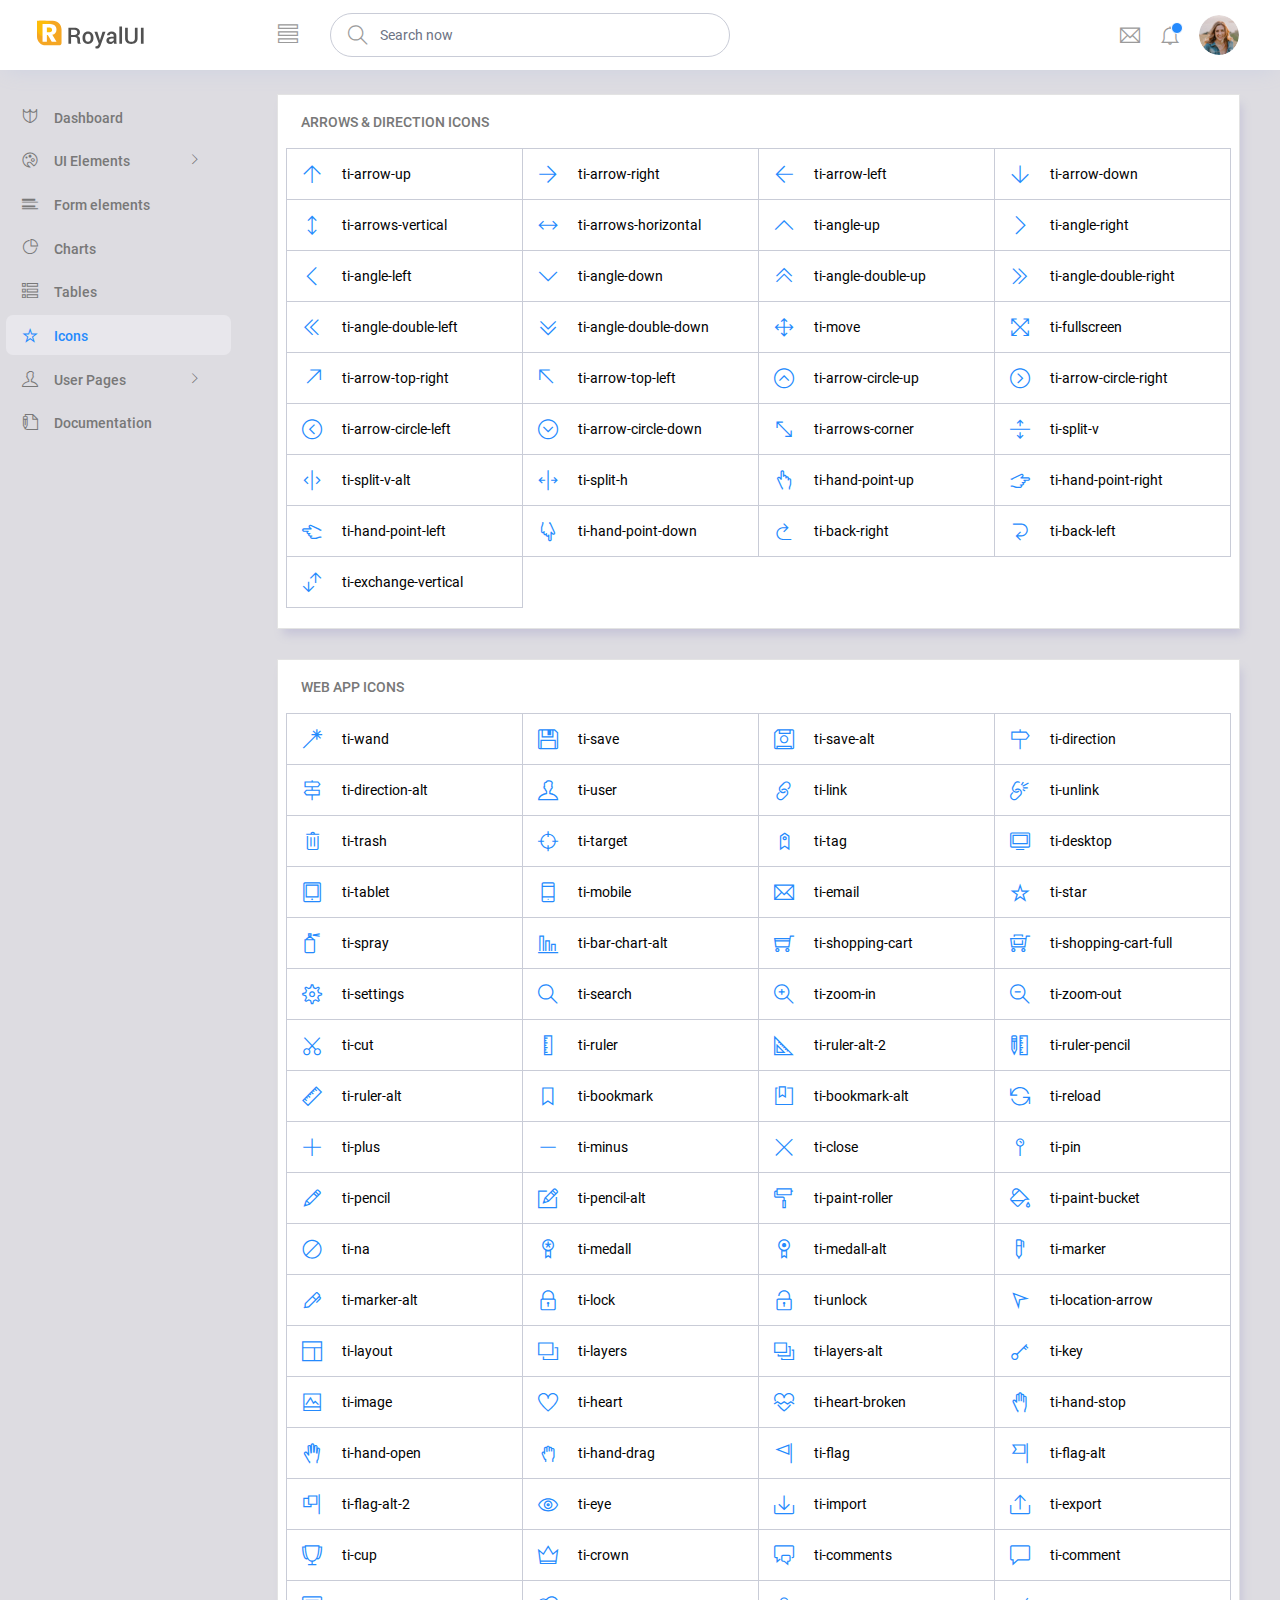
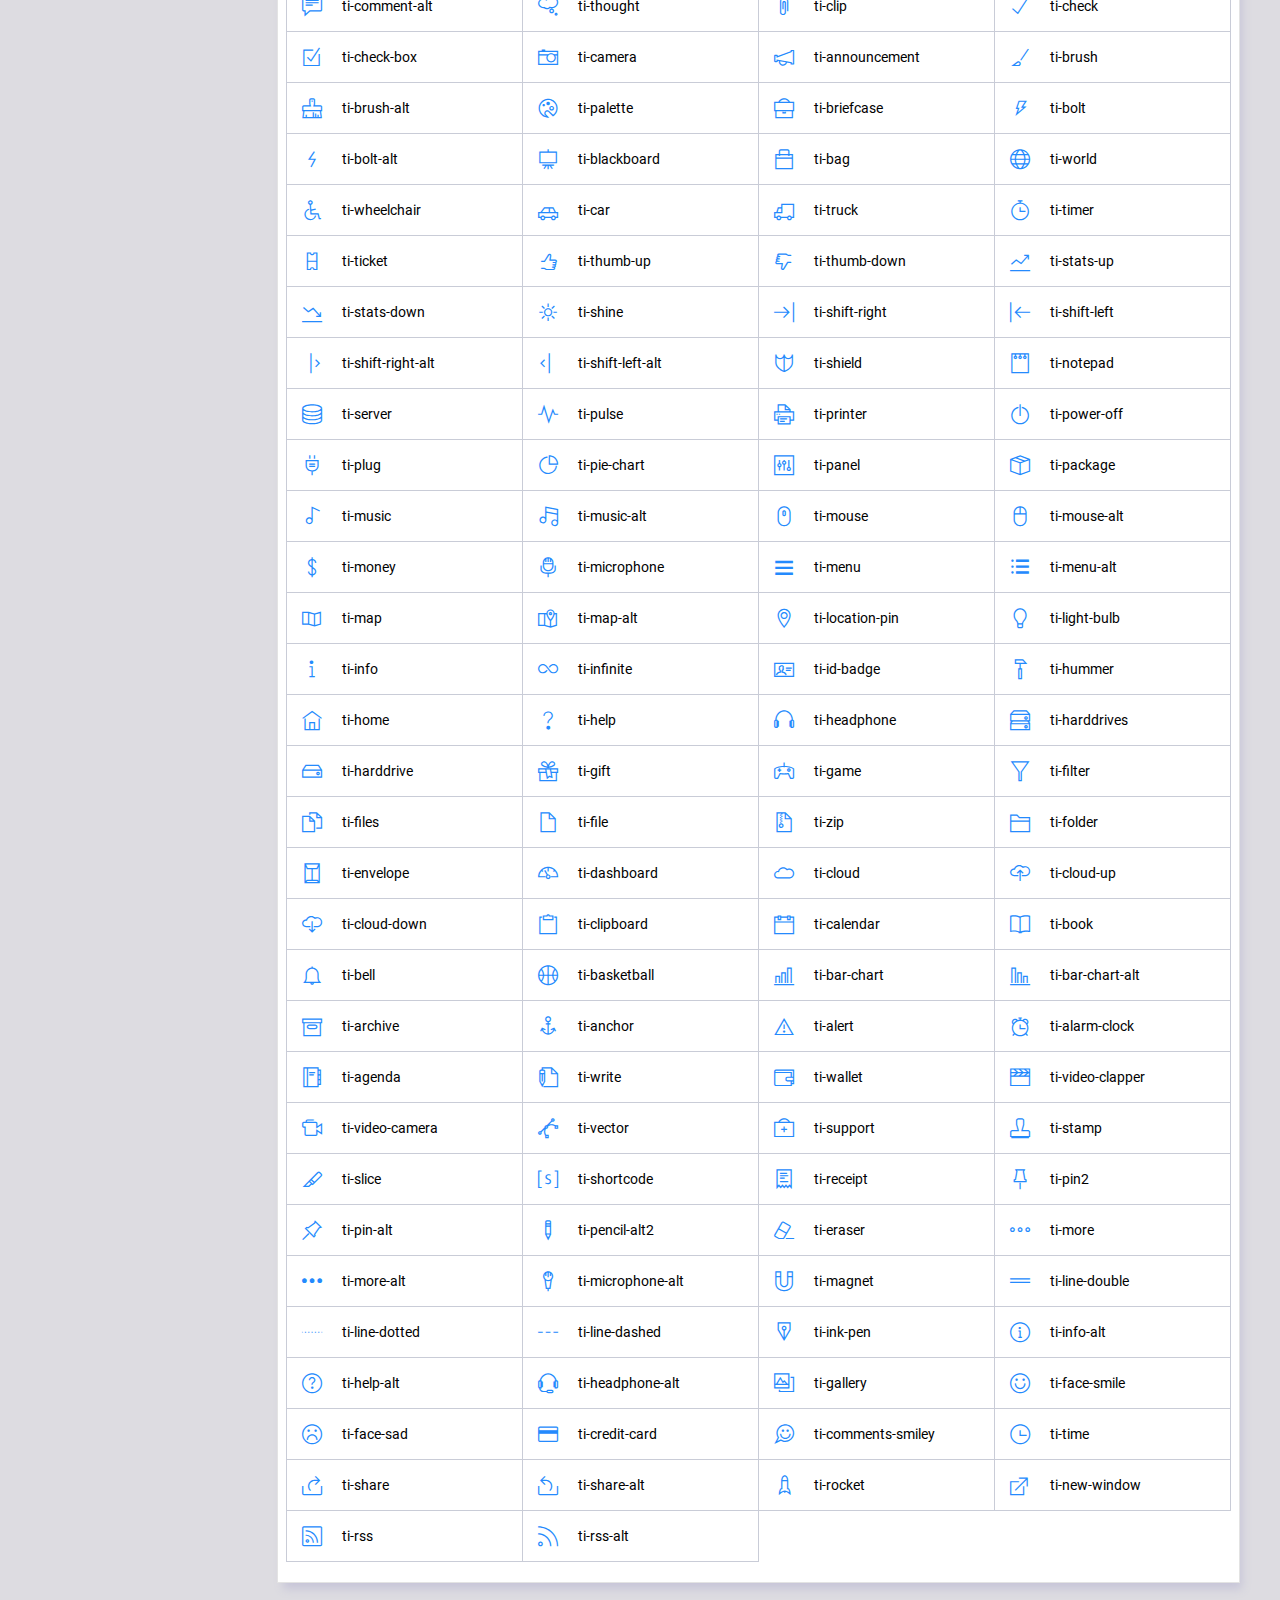
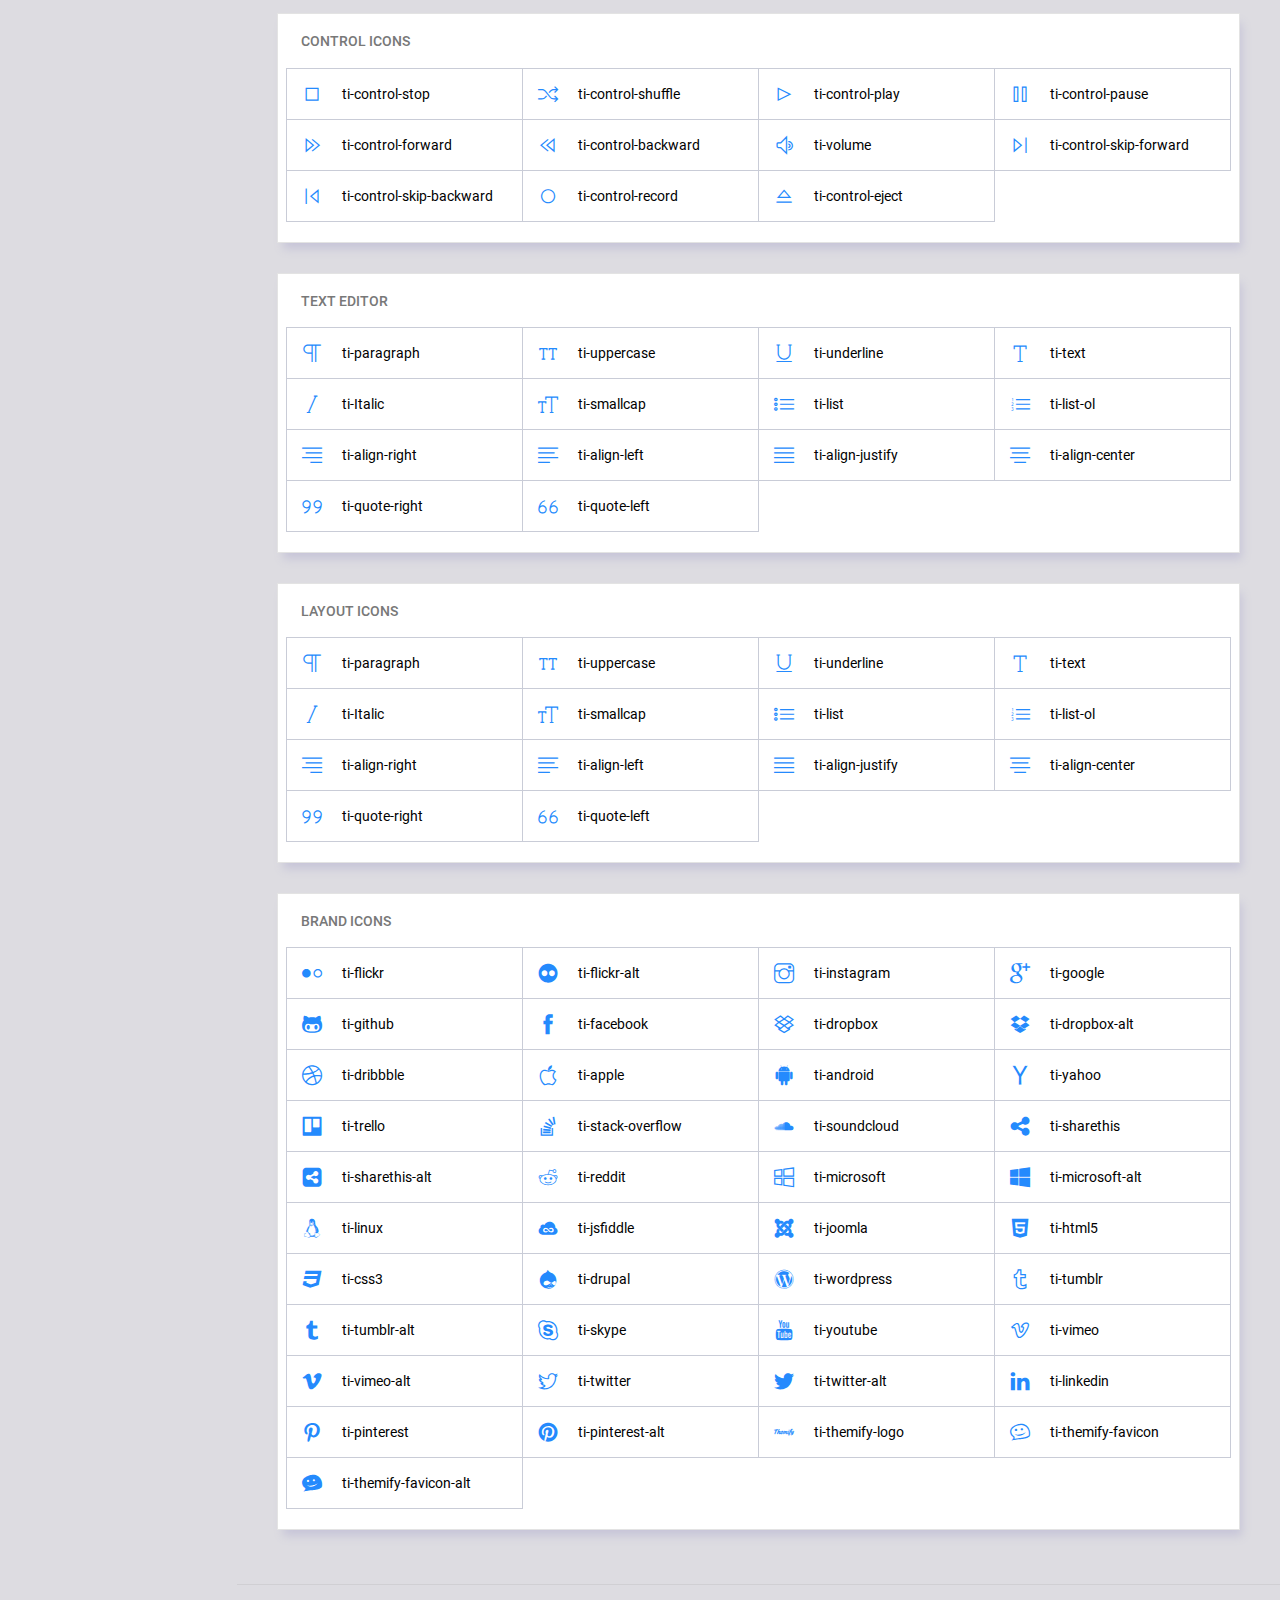
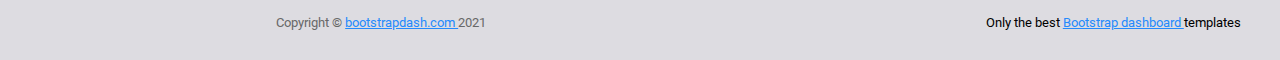
<file: static/admin/pages/icons/themify.html>
<!DOCTYPE html>
<html lang="en">

<head>
  <!-- Required meta tags -->
  <meta charset="utf-8">
  <meta name="viewport" content="width=device-width, initial-scale=1, shrink-to-fit=no">
  <title>RoyalUI Admin</title>
  <!-- plugins:css -->
  <link rel="stylesheet" href="../../vendors/ti-icons/css/themify-icons.css">
  <link rel="stylesheet" href="../../vendors/base/vendor.bundle.base.css">
  <!-- endinject -->
  <!-- plugin css for this page -->
  <!-- End plugin css for this page -->
  <!-- inject:css -->
  <link rel="stylesheet" href="../../css/style.css">
  <!-- endinject -->
  <link rel="shortcut icon" href="../../images/favicon.png" />
</head>

<body>
  <div class="container-scroller">
    <!-- partial:../../partials/_navbar.html -->
    <nav class="navbar col-lg-12 col-12 p-0 fixed-top d-flex flex-row">
      <div class="text-center navbar-brand-wrapper d-flex align-items-center justify-content-center">
        <a class="navbar-brand brand-logo me-5" href="../../index.html"><img src="../../images/logo.svg" class="me-2" alt="logo"/></a>
        <a class="navbar-brand brand-logo-mini" href="../../index.html"><img src="../../images/logo-mini.svg" alt="logo"/></a>
      </div>
      <div class="navbar-menu-wrapper d-flex align-items-center justify-content-end">
        <button class="navbar-toggler navbar-toggler align-self-center" type="button" data-toggle="minimize">
          <span class="ti-view-list"></span>
        </button>
        <ul class="navbar-nav mr-lg-2">
          <li class="nav-item nav-search d-none d-lg-block">
            <div class="input-group">
              <div class="input-group-prepend hover-cursor" id="navbar-search-icon">
                <span class="input-group-text" id="search">
                  <i class="ti-search"></i>
                </span>
              </div>
              <input type="text" class="form-control" id="navbar-search-input" placeholder="Search now" aria-label="search" aria-describedby="search">
            </div>
          </li>
        </ul>
        <ul class="navbar-nav navbar-nav-right">
          <li class="nav-item dropdown me-1">
            <a class="nav-link count-indicator dropdown-toggle d-flex justify-content-center align-items-center" id="messageDropdown" href="#" data-bs-toggle="dropdown">
              <i class="ti-email mx-0"></i>
            </a>
            <div class="dropdown-menu dropdown-menu-right navbar-dropdown" aria-labelledby="messageDropdown">
              <p class="mb-0 font-weight-normal float-left dropdown-header">Messages</p>
              <a class="dropdown-item">
                <div class="item-thumbnail">
                    <img src="../../images/faces/face4.jpg" alt="image" class="profile-pic">
                </div>
                <div class="item-content flex-grow">
                  <h6 class="ellipsis font-weight-normal">David Grey
                  </h6>
                  <p class="font-weight-light small-text text-muted mb-0">
                    The meeting is cancelled
                  </p>
                </div>
              </a>
              <a class="dropdown-item">
                <div class="item-thumbnail">
                    <img src="../../images/faces/face2.jpg" alt="image" class="profile-pic">
                </div>
                <div class="item-content flex-grow">
                  <h6 class="ellipsis font-weight-normal">Tim Cook
                  </h6>
                  <p class="font-weight-light small-text text-muted mb-0">
                    New product launch
                  </p>
                </div>
              </a>
              <a class="dropdown-item">
                <div class="item-thumbnail">
                    <img src="../../images/faces/face3.jpg" alt="image" class="profile-pic">
                </div>
                <div class="item-content flex-grow">
                  <h6 class="ellipsis font-weight-normal"> Johnson
                  </h6>
                  <p class="font-weight-light small-text text-muted mb-0">
                    Upcoming board meeting
                  </p>
                </div>
              </a>
            </div>
          </li>
          <li class="nav-item dropdown">
            <a class="nav-link count-indicator dropdown-toggle" id="notificationDropdown" href="#" data-bs-toggle="dropdown">
              <i class="ti-bell mx-0"></i>
              <span class="count"></span>
            </a>
            <div class="dropdown-menu dropdown-menu-right navbar-dropdown" aria-labelledby="notificationDropdown">
              <p class="mb-0 font-weight-normal float-left dropdown-header">Notifications</p>
              <a class="dropdown-item">
                <div class="item-thumbnail">
                  <div class="item-icon bg-success">
                    <i class="ti-info-alt mx-0"></i>
                  </div>
                </div>
                <div class="item-content">
                  <h6 class="font-weight-normal">Application Error</h6>
                  <p class="font-weight-light small-text mb-0 text-muted">
                    Just now
                  </p>
                </div>
              </a>
              <a class="dropdown-item">
                <div class="item-thumbnail">
                  <div class="item-icon bg-warning">
                    <i class="ti-settings mx-0"></i>
                  </div>
                </div>
                <div class="item-content">
                  <h6 class="font-weight-normal">Settings</h6>
                  <p class="font-weight-light small-text mb-0 text-muted">
                    Private message
                  </p>
                </div>
              </a>
              <a class="dropdown-item">
                <div class="item-thumbnail">
                  <div class="item-icon bg-info">
                    <i class="ti-user mx-0"></i>
                  </div>
                </div>
                <div class="item-content">
                  <h6 class="font-weight-normal">New user registration</h6>
                  <p class="font-weight-light small-text mb-0 text-muted">
                    2 days ago
                  </p>
                </div>
              </a>
            </div>
          </li>
          <li class="nav-item nav-profile dropdown">
            <a class="nav-link dropdown-toggle" href="#" data-bs-toggle="dropdown" id="profileDropdown">
              <img src="../../images/faces/face28.jpg" alt="profile"/>
            </a>
            <div class="dropdown-menu dropdown-menu-right navbar-dropdown" aria-labelledby="profileDropdown">
              <a class="dropdown-item">
                <i class="ti-settings text-primary"></i>
                Settings
              </a>
              <a class="dropdown-item">
                <i class="ti-power-off text-primary"></i>
                Logout
              </a>
            </div>
          </li>
        </ul>
        <button class="navbar-toggler navbar-toggler-right d-lg-none align-self-center" type="button" data-toggle="offcanvas">
          <span class="ti-view-list"></span>
        </button>
      </div>
    </nav>
    <!-- partial -->
    <div class="container-fluid page-body-wrapper">
      <!-- partial:../../partials/_sidebar.html -->
      <nav class="sidebar sidebar-offcanvas" id="sidebar">
        <ul class="nav">
          <li class="nav-item">
            <a class="nav-link" href="../../index.html">
              <i class="ti-shield menu-icon"></i>
              <span class="menu-title">Dashboard</span>
            </a>
          </li>
          <li class="nav-item">
            <a class="nav-link" data-bs-toggle="collapse" href="#ui-basic" aria-expanded="false" aria-controls="ui-basic">
              <i class="ti-palette menu-icon"></i>
              <span class="menu-title">UI Elements</span>
              <i class="menu-arrow"></i>
            </a>
            <div class="collapse" id="ui-basic">
              <ul class="nav flex-column sub-menu">
                <li class="nav-item"> <a class="nav-link" href="../../pages/ui-features/buttons.html">Buttons</a></li>
                <li class="nav-item"> <a class="nav-link" href="../../pages/ui-features/typography.html">Typography</a></li>
              </ul>
            </div>
          </li>
          <li class="nav-item">
            <a class="nav-link" href="../../pages/forms/basic_elements.html">
              <i class="ti-layout-list-post menu-icon"></i>
              <span class="menu-title">Form elements</span>
            </a>
          </li>
          <li class="nav-item">
            <a class="nav-link" href="../../pages/charts/chartjs.html">
              <i class="ti-pie-chart menu-icon"></i>
              <span class="menu-title">Charts</span>
            </a>
          </li>
          <li class="nav-item">
            <a class="nav-link" href="../../pages/tables/basic-table.html">
              <i class="ti-view-list-alt menu-icon"></i>
              <span class="menu-title">Tables</span>
            </a>
          </li>
          <li class="nav-item">
            <a class="nav-link" href="../../pages/icons/themify.html">
              <i class="ti-star menu-icon"></i>
              <span class="menu-title">Icons</span>
            </a>
          </li>
          <li class="nav-item">
            <a class="nav-link" data-bs-toggle="collapse" href="#auth" aria-expanded="false" aria-controls="auth">
              <i class="ti-user menu-icon"></i>
              <span class="menu-title">User Pages</span>
              <i class="menu-arrow"></i>
            </a>
            <div class="collapse" id="auth">
              <ul class="nav flex-column sub-menu">
                <li class="nav-item"> <a class="nav-link" href="../../pages/samples/login.html"> Login </a></li>
                <li class="nav-item"> <a class="nav-link" href="../../pages/samples/login-2.html"> Login 2 </a></li>
                <li class="nav-item"> <a class="nav-link" href="../../pages/samples/register.html"> Register </a></li>
                <li class="nav-item"> <a class="nav-link" href="../../pages/samples/register-2.html"> Register 2 </a></li>
                <li class="nav-item"> <a class="nav-link" href="../../pages/samples/lock-screen.html"> Lockscreen </a></li>
              </ul>
            </div>
          </li>
          <li class="nav-item">
            <a class="nav-link" href="../../documentation/documentation.html">
              <i class="ti-write menu-icon"></i>
              <span class="menu-title">Documentation</span>
            </a>
          </li>
        </ul>
      </nav>
      <!-- partial -->
      <div class="main-panel">          
        <div class="content-wrapper">
          <div class="row">
            <div class="col-lg-12 grid-margin">
              <div class="card">
                <div class="card-body">
                  <h4 class="card-title">Arrows & direction icons</h4>
                  <div class="icons-list row">
                    <div class="col-sm-6 col-md-4 col-lg-3"> <i class="ti-arrow-up"></i> ti-arrow-up </div>
                    <div class="col-sm-6 col-md-4 col-lg-3"> <i class="ti-arrow-right"></i> ti-arrow-right </div>
                    <div class="col-sm-6 col-md-4 col-lg-3"> <i class="ti-arrow-left"></i> ti-arrow-left </div>
                    <div class="col-sm-6 col-md-4 col-lg-3"> <i class="ti-arrow-down"></i> ti-arrow-down </div>
                    <div class="col-sm-6 col-md-4 col-lg-3"> <i class="ti-arrows-vertical"></i> ti-arrows-vertical </div>
                    <div class="col-sm-6 col-md-4 col-lg-3"> <i class="ti-arrows-horizontal"></i> ti-arrows-horizontal </div>
                    <div class="col-sm-6 col-md-4 col-lg-3"> <i class="ti-angle-up"></i> ti-angle-up </div>
                    <div class="col-sm-6 col-md-4 col-lg-3"> <i class="ti-angle-right"></i> ti-angle-right </div>
                    <div class="col-sm-6 col-md-4 col-lg-3"> <i class="ti-angle-left"></i> ti-angle-left </div>
                    <div class="col-sm-6 col-md-4 col-lg-3"> <i class="ti-angle-down"></i> ti-angle-down </div>
                    <div class="col-sm-6 col-md-4 col-lg-3"> <i class="ti-angle-double-up"></i> ti-angle-double-up </div>
                    <div class="col-sm-6 col-md-4 col-lg-3"> <i class="ti-angle-double-right"></i> ti-angle-double-right </div>
                    <div class="col-sm-6 col-md-4 col-lg-3"> <i class="ti-angle-double-left"></i> ti-angle-double-left </div>
                    <div class="col-sm-6 col-md-4 col-lg-3"> <i class="ti-angle-double-down"></i> ti-angle-double-down </div>
                    <div class="col-sm-6 col-md-4 col-lg-3"> <i class="ti-move"></i> ti-move </div>
                    <div class="col-sm-6 col-md-4 col-lg-3"> <i class="ti-fullscreen"></i> ti-fullscreen </div>
                    <div class="col-sm-6 col-md-4 col-lg-3"> <i class="ti-arrow-top-right"></i> ti-arrow-top-right </div>
                    <div class="col-sm-6 col-md-4 col-lg-3"> <i class="ti-arrow-top-left"></i> ti-arrow-top-left </div>
                    <div class="col-sm-6 col-md-4 col-lg-3"> <i class="ti-arrow-circle-up"></i> ti-arrow-circle-up </div>
                    <div class="col-sm-6 col-md-4 col-lg-3"> <i class="ti-arrow-circle-right"></i> ti-arrow-circle-right </div>
                    <div class="col-sm-6 col-md-4 col-lg-3"> <i class="ti-arrow-circle-left"></i> ti-arrow-circle-left </div>
                    <div class="col-sm-6 col-md-4 col-lg-3"> <i class="ti-arrow-circle-down"></i> ti-arrow-circle-down </div>
                    <div class="col-sm-6 col-md-4 col-lg-3"> <i class="ti-arrows-corner"></i> ti-arrows-corner </div>
                    <div class="col-sm-6 col-md-4 col-lg-3"> <i class="ti-split-v"></i> ti-split-v </div>
                    <div class="col-sm-6 col-md-4 col-lg-3"> <i class="ti-split-v-alt"></i> ti-split-v-alt </div>
                    <div class="col-sm-6 col-md-4 col-lg-3"> <i class="ti-split-h"></i> ti-split-h </div>
                    <div class="col-sm-6 col-md-4 col-lg-3"> <i class="ti-hand-point-up"></i> ti-hand-point-up </div>
                    <div class="col-sm-6 col-md-4 col-lg-3"> <i class="ti-hand-point-right"></i> ti-hand-point-right </div>
                    <div class="col-sm-6 col-md-4 col-lg-3"> <i class="ti-hand-point-left"></i> ti-hand-point-left </div>
                    <div class="col-sm-6 col-md-4 col-lg-3"> <i class="ti-hand-point-down"></i> ti-hand-point-down </div>
                    <div class="col-sm-6 col-md-4 col-lg-3"> <i class="ti-back-right"></i> ti-back-right </div>
                    <div class="col-sm-6 col-md-4 col-lg-3"> <i class="ti-back-left"></i> ti-back-left </div>
                    <div class="col-sm-6 col-md-4 col-lg-3"> <i class="ti-exchange-vertical"></i> ti-exchange-vertical </div>
                  </div>
                </div>
              </div>
            </div>
            <div class="col-lg-12 grid-margin">
              <div class="card">
                <div class="card-body">
                  <h4 class="card-title">Web app icons</h4>
                  <div class="icons-list row">
                    <div class="col-sm-6 col-md-4 col-lg-3"> <i class="ti-wand"></i> ti-wand </div>
                    <div class="col-sm-6 col-md-4 col-lg-3"> <i class="ti-save"></i> ti-save </div>
                    <div class="col-sm-6 col-md-4 col-lg-3"> <i class="ti-save-alt"></i> ti-save-alt </div>
                    <div class="col-sm-6 col-md-4 col-lg-3"> <i class="ti-direction"></i> ti-direction </div>
                    <div class="col-sm-6 col-md-4 col-lg-3"> <i class="ti-direction-alt"></i> ti-direction-alt </div>
                    <div class="col-sm-6 col-md-4 col-lg-3"> <i class="ti-user"></i> ti-user </div>
                    <div class="col-sm-6 col-md-4 col-lg-3"> <i class="ti-link"></i> ti-link </div>
                    <div class="col-sm-6 col-md-4 col-lg-3"> <i class="ti-unlink"></i> ti-unlink </div>
                    <div class="col-sm-6 col-md-4 col-lg-3"> <i class="ti-trash"></i> ti-trash </div>
                    <div class="col-sm-6 col-md-4 col-lg-3"> <i class="ti-target"></i> ti-target </div>
                    <div class="col-sm-6 col-md-4 col-lg-3"> <i class="ti-tag"></i> ti-tag </div>
                    <div class="col-sm-6 col-md-4 col-lg-3"> <i class="ti-desktop"></i> ti-desktop </div>
                    <div class="col-sm-6 col-md-4 col-lg-3"> <i class="ti-tablet"></i> ti-tablet </div>
                    <div class="col-sm-6 col-md-4 col-lg-3"> <i class="ti-mobile"></i> ti-mobile </div>
                    <div class="col-sm-6 col-md-4 col-lg-3"> <i class="ti-email"></i> ti-email </div>
                    <div class="col-sm-6 col-md-4 col-lg-3"> <i class="ti-star"></i> ti-star </div>
                    <div class="col-sm-6 col-md-4 col-lg-3"> <i class="ti-spray"></i> ti-spray </div>
                    <div class="col-sm-6 col-md-4 col-lg-3"> <i class="ti-bar-chart-alt"></i> ti-bar-chart-alt </div>
                    <div class="col-sm-6 col-md-4 col-lg-3"> <i class="ti-shopping-cart"></i> ti-shopping-cart </div>
                    <div class="col-sm-6 col-md-4 col-lg-3"> <i class="ti-shopping-cart-full"></i> ti-shopping-cart-full </div>
                    <div class="col-sm-6 col-md-4 col-lg-3"> <i class="ti-settings"></i> ti-settings </div>
                    <div class="col-sm-6 col-md-4 col-lg-3"> <i class="ti-search"></i> ti-search </div>
                    <div class="col-sm-6 col-md-4 col-lg-3"> <i class="ti-zoom-in"></i> ti-zoom-in </div>
                    <div class="col-sm-6 col-md-4 col-lg-3"> <i class="ti-zoom-out"></i> ti-zoom-out </div>
                    <div class="col-sm-6 col-md-4 col-lg-3"> <i class="ti-cut"></i> ti-cut </div>
                    <div class="col-sm-6 col-md-4 col-lg-3"> <i class="ti-ruler"></i> ti-ruler </div>
                    <div class="col-sm-6 col-md-4 col-lg-3"> <i class="ti-ruler-alt-2"></i> ti-ruler-alt-2 </div>
                    <div class="col-sm-6 col-md-4 col-lg-3"> <i class="ti-ruler-pencil"></i> ti-ruler-pencil </div>
                    <div class="col-sm-6 col-md-4 col-lg-3"> <i class="ti-ruler-alt"></i> ti-ruler-alt </div>
                    <div class="col-sm-6 col-md-4 col-lg-3"> <i class="ti-bookmark"></i> ti-bookmark </div>
                    <div class="col-sm-6 col-md-4 col-lg-3"> <i class="ti-bookmark-alt"></i> ti-bookmark-alt </div>
                    <div class="col-sm-6 col-md-4 col-lg-3"> <i class="ti-reload"></i> ti-reload </div>
                    <div class="col-sm-6 col-md-4 col-lg-3"> <i class="ti-plus"></i> ti-plus </div>
                    <div class="col-sm-6 col-md-4 col-lg-3"> <i class="ti-minus"></i> ti-minus </div>
                    <div class="col-sm-6 col-md-4 col-lg-3"> <i class="ti-close"></i> ti-close </div>
                    <div class="col-sm-6 col-md-4 col-lg-3"> <i class="ti-pin"></i> ti-pin </div>
                    <div class="col-sm-6 col-md-4 col-lg-3"> <i class="ti-pencil"></i> ti-pencil </div>
                    <div class="col-sm-6 col-md-4 col-lg-3"> <i class="ti-pencil-alt"></i> ti-pencil-alt </div>
                    <div class="col-sm-6 col-md-4 col-lg-3"> <i class="ti-paint-roller"></i> ti-paint-roller </div>
                    <div class="col-sm-6 col-md-4 col-lg-3"> <i class="ti-paint-bucket"></i> ti-paint-bucket </div>
                    <div class="col-sm-6 col-md-4 col-lg-3"> <i class="ti-na"></i> ti-na </div>
                    <div class="col-sm-6 col-md-4 col-lg-3"> <i class="ti-medall"></i> ti-medall </div>
                    <div class="col-sm-6 col-md-4 col-lg-3"> <i class="ti-medall-alt"></i> ti-medall-alt </div>
                    <div class="col-sm-6 col-md-4 col-lg-3"> <i class="ti-marker"></i> ti-marker </div>
                    <div class="col-sm-6 col-md-4 col-lg-3"> <i class="ti-marker-alt"></i> ti-marker-alt </div>
                    <div class="col-sm-6 col-md-4 col-lg-3"> <i class="ti-lock"></i> ti-lock </div>
                    <div class="col-sm-6 col-md-4 col-lg-3"> <i class="ti-unlock"></i> ti-unlock </div>
                    <div class="col-sm-6 col-md-4 col-lg-3"> <i class="ti-location-arrow"></i> ti-location-arrow </div>
                    <div class="col-sm-6 col-md-4 col-lg-3"> <i class="ti-layout"></i> ti-layout </div>
                    <div class="col-sm-6 col-md-4 col-lg-3"> <i class="ti-layers"></i> ti-layers </div>
                    <div class="col-sm-6 col-md-4 col-lg-3"> <i class="ti-layers-alt"></i> ti-layers-alt </div>
                    <div class="col-sm-6 col-md-4 col-lg-3"> <i class="ti-key"></i> ti-key </div>
                    <div class="col-sm-6 col-md-4 col-lg-3"> <i class="ti-image"></i> ti-image </div>
                    <div class="col-sm-6 col-md-4 col-lg-3"> <i class="ti-heart"></i> ti-heart </div>
                    <div class="col-sm-6 col-md-4 col-lg-3"> <i class="ti-heart-broken"></i> ti-heart-broken </div>
                    <div class="col-sm-6 col-md-4 col-lg-3"> <i class="ti-hand-stop"></i> ti-hand-stop </div>
                    <div class="col-sm-6 col-md-4 col-lg-3"> <i class="ti-hand-open"></i> ti-hand-open </div>
                    <div class="col-sm-6 col-md-4 col-lg-3"> <i class="ti-hand-drag"></i> ti-hand-drag </div>
                    <div class="col-sm-6 col-md-4 col-lg-3"> <i class="ti-flag"></i> ti-flag </div>
                    <div class="col-sm-6 col-md-4 col-lg-3"> <i class="ti-flag-alt"></i> ti-flag-alt </div>
                    <div class="col-sm-6 col-md-4 col-lg-3"> <i class="ti-flag-alt-2"></i> ti-flag-alt-2 </div>
                    <div class="col-sm-6 col-md-4 col-lg-3"> <i class="ti-eye"></i> ti-eye </div>
                    <div class="col-sm-6 col-md-4 col-lg-3"> <i class="ti-import"></i> ti-import </div>
                    <div class="col-sm-6 col-md-4 col-lg-3"> <i class="ti-export"></i> ti-export </div>
                    <div class="col-sm-6 col-md-4 col-lg-3"> <i class="ti-cup"></i> ti-cup </div>
                    <div class="col-sm-6 col-md-4 col-lg-3"> <i class="ti-crown"></i> ti-crown </div>
                    <div class="col-sm-6 col-md-4 col-lg-3"> <i class="ti-comments"></i> ti-comments </div>
                    <div class="col-sm-6 col-md-4 col-lg-3"> <i class="ti-comment"></i> ti-comment </div>
                    <div class="col-sm-6 col-md-4 col-lg-3"> <i class="ti-comment-alt"></i> ti-comment-alt </div>
                    <div class="col-sm-6 col-md-4 col-lg-3"> <i class="ti-thought"></i> ti-thought </div>
                    <div class="col-sm-6 col-md-4 col-lg-3"> <i class="ti-clip"></i> ti-clip </div>
                    <div class="col-sm-6 col-md-4 col-lg-3"> <i class="ti-check"></i> ti-check </div>
                    <div class="col-sm-6 col-md-4 col-lg-3"> <i class="ti-check-box"></i> ti-check-box </div>
                    <div class="col-sm-6 col-md-4 col-lg-3"> <i class="ti-camera"></i> ti-camera </div>
                    <div class="col-sm-6 col-md-4 col-lg-3"> <i class="ti-announcement"></i> ti-announcement </div>
                    <div class="col-sm-6 col-md-4 col-lg-3"> <i class="ti-brush"></i> ti-brush </div>
                    <div class="col-sm-6 col-md-4 col-lg-3"> <i class="ti-brush-alt"></i> ti-brush-alt </div>
                    <div class="col-sm-6 col-md-4 col-lg-3"> <i class="ti-palette"></i> ti-palette </div>
                    <div class="col-sm-6 col-md-4 col-lg-3"> <i class="ti-briefcase"></i> ti-briefcase </div>
                    <div class="col-sm-6 col-md-4 col-lg-3"> <i class="ti-bolt"></i> ti-bolt </div>
                    <div class="col-sm-6 col-md-4 col-lg-3"> <i class="ti-bolt-alt"></i> ti-bolt-alt </div>
                    <div class="col-sm-6 col-md-4 col-lg-3"> <i class="ti-blackboard"></i> ti-blackboard </div>
                    <div class="col-sm-6 col-md-4 col-lg-3"> <i class="ti-bag"></i> ti-bag </div>
                    <div class="col-sm-6 col-md-4 col-lg-3"> <i class="ti-world"></i> ti-world </div>
                    <div class="col-sm-6 col-md-4 col-lg-3"> <i class="ti-wheelchair"></i> ti-wheelchair </div>
                    <div class="col-sm-6 col-md-4 col-lg-3"> <i class="ti-car"></i> ti-car </div>
                    <div class="col-sm-6 col-md-4 col-lg-3"> <i class="ti-truck"></i> ti-truck </div>
                    <div class="col-sm-6 col-md-4 col-lg-3"> <i class="ti-timer"></i> ti-timer </div>
                    <div class="col-sm-6 col-md-4 col-lg-3"> <i class="ti-ticket"></i> ti-ticket </div>
                    <div class="col-sm-6 col-md-4 col-lg-3"> <i class="ti-thumb-up"></i> ti-thumb-up </div>
                    <div class="col-sm-6 col-md-4 col-lg-3"> <i class="ti-thumb-down"></i> ti-thumb-down </div>
                    <div class="col-sm-6 col-md-4 col-lg-3"> <i class="ti-stats-up"></i> ti-stats-up </div>
                    <div class="col-sm-6 col-md-4 col-lg-3"> <i class="ti-stats-down"></i> ti-stats-down </div>
                    <div class="col-sm-6 col-md-4 col-lg-3"> <i class="ti-shine"></i> ti-shine </div>
                    <div class="col-sm-6 col-md-4 col-lg-3"> <i class="ti-shift-right"></i> ti-shift-right </div>
                    <div class="col-sm-6 col-md-4 col-lg-3"> <i class="ti-shift-left"></i> ti-shift-left </div>
                    <div class="col-sm-6 col-md-4 col-lg-3"> <i class="ti-shift-right-alt"></i> ti-shift-right-alt </div>
                    <div class="col-sm-6 col-md-4 col-lg-3"> <i class="ti-shift-left-alt"></i> ti-shift-left-alt </div>
                    <div class="col-sm-6 col-md-4 col-lg-3"> <i class="ti-shield"></i> ti-shield </div>
                    <div class="col-sm-6 col-md-4 col-lg-3"> <i class="ti-notepad"></i> ti-notepad </div>
                    <div class="col-sm-6 col-md-4 col-lg-3"> <i class="ti-server"></i> ti-server </div>
                    <div class="col-sm-6 col-md-4 col-lg-3"> <i class="ti-pulse"></i> ti-pulse </div>
                    <div class="col-sm-6 col-md-4 col-lg-3"> <i class="ti-printer"></i> ti-printer </div>
                    <div class="col-sm-6 col-md-4 col-lg-3"> <i class="ti-power-off"></i> ti-power-off </div>
                    <div class="col-sm-6 col-md-4 col-lg-3"> <i class="ti-plug"></i> ti-plug </div>
                    <div class="col-sm-6 col-md-4 col-lg-3"> <i class="ti-pie-chart"></i> ti-pie-chart </div>
                    <div class="col-sm-6 col-md-4 col-lg-3"> <i class="ti-panel"></i> ti-panel </div>
                    <div class="col-sm-6 col-md-4 col-lg-3"> <i class="ti-package"></i> ti-package </div>
                    <div class="col-sm-6 col-md-4 col-lg-3"> <i class="ti-music"></i> ti-music </div>
                    <div class="col-sm-6 col-md-4 col-lg-3"> <i class="ti-music-alt"></i> ti-music-alt </div>
                    <div class="col-sm-6 col-md-4 col-lg-3"> <i class="ti-mouse"></i> ti-mouse </div>
                    <div class="col-sm-6 col-md-4 col-lg-3"> <i class="ti-mouse-alt"></i> ti-mouse-alt </div>
                    <div class="col-sm-6 col-md-4 col-lg-3"> <i class="ti-money"></i> ti-money </div>
                    <div class="col-sm-6 col-md-4 col-lg-3"> <i class="ti-microphone"></i> ti-microphone </div>
                    <div class="col-sm-6 col-md-4 col-lg-3"> <i class="ti-menu"></i> ti-menu </div>
                    <div class="col-sm-6 col-md-4 col-lg-3"> <i class="ti-menu-alt"></i> ti-menu-alt </div>
                    <div class="col-sm-6 col-md-4 col-lg-3"> <i class="ti-map"></i> ti-map </div>
                    <div class="col-sm-6 col-md-4 col-lg-3"> <i class="ti-map-alt"></i> ti-map-alt </div>
                    <div class="col-sm-6 col-md-4 col-lg-3"> <i class="ti-location-pin"></i> ti-location-pin </div>
                    <div class="col-sm-6 col-md-4 col-lg-3"> <i class="ti-light-bulb"></i> ti-light-bulb </div>
                    <div class="col-sm-6 col-md-4 col-lg-3"> <i class="ti-info"></i> ti-info </div>
                    <div class="col-sm-6 col-md-4 col-lg-3"> <i class="ti-infinite"></i> ti-infinite </div>
                    <div class="col-sm-6 col-md-4 col-lg-3"> <i class="ti-id-badge"></i> ti-id-badge </div>
                    <div class="col-sm-6 col-md-4 col-lg-3"> <i class="ti-hummer"></i> ti-hummer </div>
                    <div class="col-sm-6 col-md-4 col-lg-3"> <i class="ti-home"></i> ti-home </div>
                    <div class="col-sm-6 col-md-4 col-lg-3"> <i class="ti-help"></i> ti-help </div>
                    <div class="col-sm-6 col-md-4 col-lg-3"> <i class="ti-headphone"></i> ti-headphone </div>
                    <div class="col-sm-6 col-md-4 col-lg-3"> <i class="ti-harddrives"></i> ti-harddrives </div>
                    <div class="col-sm-6 col-md-4 col-lg-3"> <i class="ti-harddrive"></i> ti-harddrive </div>
                    <div class="col-sm-6 col-md-4 col-lg-3"> <i class="ti-gift"></i> ti-gift </div>
                    <div class="col-sm-6 col-md-4 col-lg-3"> <i class="ti-game"></i> ti-game </div>
                    <div class="col-sm-6 col-md-4 col-lg-3"> <i class="ti-filter"></i> ti-filter </div>
                    <div class="col-sm-6 col-md-4 col-lg-3"> <i class="ti-files"></i> ti-files </div>
                    <div class="col-sm-6 col-md-4 col-lg-3"> <i class="ti-file"></i> ti-file </div>
                    <div class="col-sm-6 col-md-4 col-lg-3"> <i class="ti-zip"></i> ti-zip </div>
                    <div class="col-sm-6 col-md-4 col-lg-3"> <i class="ti-folder"></i> ti-folder </div>
                    <div class="col-sm-6 col-md-4 col-lg-3"> <i class="ti-envelope"></i> ti-envelope </div>
                    <div class="col-sm-6 col-md-4 col-lg-3"> <i class="ti-dashboard"></i> ti-dashboard </div>
                    <div class="col-sm-6 col-md-4 col-lg-3"> <i class="ti-cloud"></i> ti-cloud </div>
                    <div class="col-sm-6 col-md-4 col-lg-3"> <i class="ti-cloud-up"></i> ti-cloud-up </div>
                    <div class="col-sm-6 col-md-4 col-lg-3"> <i class="ti-cloud-down"></i> ti-cloud-down </div>
                    <div class="col-sm-6 col-md-4 col-lg-3"> <i class="ti-clipboard"></i> ti-clipboard </div>
                    <div class="col-sm-6 col-md-4 col-lg-3"> <i class="ti-calendar"></i> ti-calendar </div>
                    <div class="col-sm-6 col-md-4 col-lg-3"> <i class="ti-book"></i> ti-book </div>
                    <div class="col-sm-6 col-md-4 col-lg-3"> <i class="ti-bell"></i> ti-bell </div>
                    <div class="col-sm-6 col-md-4 col-lg-3"> <i class="ti-basketball"></i> ti-basketball </div>
                    <div class="col-sm-6 col-md-4 col-lg-3"> <i class="ti-bar-chart"></i> ti-bar-chart </div>
                    <div class="col-sm-6 col-md-4 col-lg-3"> <i class="ti-bar-chart-alt"></i> ti-bar-chart-alt </div>
                    <div class="col-sm-6 col-md-4 col-lg-3"> <i class="ti-archive"></i> ti-archive </div>
                    <div class="col-sm-6 col-md-4 col-lg-3"> <i class="ti-anchor"></i> ti-anchor </div>
                    <div class="col-sm-6 col-md-4 col-lg-3"> <i class="ti-alert"></i> ti-alert </div>
                    <div class="col-sm-6 col-md-4 col-lg-3"> <i class="ti-alarm-clock"></i> ti-alarm-clock </div>
                    <div class="col-sm-6 col-md-4 col-lg-3"> <i class="ti-agenda"></i> ti-agenda </div>
                    <div class="col-sm-6 col-md-4 col-lg-3"> <i class="ti-write"></i> ti-write </div>
                    <div class="col-sm-6 col-md-4 col-lg-3"> <i class="ti-wallet"></i> ti-wallet </div>
                    <div class="col-sm-6 col-md-4 col-lg-3"> <i class="ti-video-clapper"></i> ti-video-clapper </div>
                    <div class="col-sm-6 col-md-4 col-lg-3"> <i class="ti-video-camera"></i> ti-video-camera </div>
                    <div class="col-sm-6 col-md-4 col-lg-3"> <i class="ti-vector"></i> ti-vector </div>
                    <div class="col-sm-6 col-md-4 col-lg-3"> <i class="ti-support"></i> ti-support </div>
                    <div class="col-sm-6 col-md-4 col-lg-3"> <i class="ti-stamp"></i> ti-stamp </div>
                    <div class="col-sm-6 col-md-4 col-lg-3"> <i class="ti-slice"></i> ti-slice </div>
                    <div class="col-sm-6 col-md-4 col-lg-3"> <i class="ti-shortcode"></i> ti-shortcode </div>
                    <div class="col-sm-6 col-md-4 col-lg-3"> <i class="ti-receipt"></i> ti-receipt </div>
                    <div class="col-sm-6 col-md-4 col-lg-3"> <i class="ti-pin2"></i> ti-pin2 </div>
                    <div class="col-sm-6 col-md-4 col-lg-3"> <i class="ti-pin-alt"></i> ti-pin-alt </div>
                    <div class="col-sm-6 col-md-4 col-lg-3"> <i class="ti-pencil-alt2"></i> ti-pencil-alt2 </div>
                    <div class="col-sm-6 col-md-4 col-lg-3"> <i class="ti-eraser"></i> ti-eraser </div>
                    <div class="col-sm-6 col-md-4 col-lg-3"> <i class="ti-more"></i> ti-more </div>
                    <div class="col-sm-6 col-md-4 col-lg-3"> <i class="ti-more-alt"></i> ti-more-alt </div>
                    <div class="col-sm-6 col-md-4 col-lg-3"> <i class="ti-microphone-alt"></i> ti-microphone-alt </div>
                    <div class="col-sm-6 col-md-4 col-lg-3"> <i class="ti-magnet"></i> ti-magnet </div>
                    <div class="col-sm-6 col-md-4 col-lg-3"> <i class="ti-line-double"></i> ti-line-double </div>
                    <div class="col-sm-6 col-md-4 col-lg-3"> <i class="ti-line-dotted"></i> ti-line-dotted </div>
                    <div class="col-sm-6 col-md-4 col-lg-3"> <i class="ti-line-dashed"></i> ti-line-dashed </div>
                    <div class="col-sm-6 col-md-4 col-lg-3"> <i class="ti-ink-pen"></i> ti-ink-pen </div>
                    <div class="col-sm-6 col-md-4 col-lg-3"> <i class="ti-info-alt"></i> ti-info-alt </div>
                    <div class="col-sm-6 col-md-4 col-lg-3"> <i class="ti-help-alt"></i> ti-help-alt </div>
                    <div class="col-sm-6 col-md-4 col-lg-3"> <i class="ti-headphone-alt"></i> ti-headphone-alt </div>
                    <div class="col-sm-6 col-md-4 col-lg-3"> <i class="ti-gallery"></i> ti-gallery </div>
                    <div class="col-sm-6 col-md-4 col-lg-3"> <i class="ti-face-smile"></i> ti-face-smile </div>
                    <div class="col-sm-6 col-md-4 col-lg-3"> <i class="ti-face-sad"></i> ti-face-sad </div>
                    <div class="col-sm-6 col-md-4 col-lg-3"> <i class="ti-credit-card"></i> ti-credit-card </div>
                    <div class="col-sm-6 col-md-4 col-lg-3"> <i class="ti-comments-smiley"></i> ti-comments-smiley </div>
                    <div class="col-sm-6 col-md-4 col-lg-3"> <i class="ti-time"></i> ti-time </div>
                    <div class="col-sm-6 col-md-4 col-lg-3"> <i class="ti-share"></i> ti-share </div>
                    <div class="col-sm-6 col-md-4 col-lg-3"> <i class="ti-share-alt"></i> ti-share-alt </div>
                    <div class="col-sm-6 col-md-4 col-lg-3"> <i class="ti-rocket"></i> ti-rocket </div>
                    <div class="col-sm-6 col-md-4 col-lg-3"> <i class="ti-new-window"></i> ti-new-window </div>
                    <div class="col-sm-6 col-md-4 col-lg-3"> <i class="ti-rss"></i> ti-rss </div>
                    <div class="col-sm-6 col-md-4 col-lg-3"> <i class="ti-rss-alt"></i> ti-rss-alt </div>
                  </div>
                </div>
              </div>
            </div>
            <div class="col-lg-12 grid-margin">
              <div class="card">
                <div class="card-body">
                  <h4 class="card-title">Control icons</h4>
                  <div class="icons-list row">
                    <div class="col-sm-6 col-md-4 col-lg-3"> <i class="ti-control-stop"></i> ti-control-stop </div>
                    <div class="col-sm-6 col-md-4 col-lg-3"> <i class="ti-control-shuffle"></i> ti-control-shuffle </div>
                    <div class="col-sm-6 col-md-4 col-lg-3"> <i class="ti-control-play"></i> ti-control-play </div>
                    <div class="col-sm-6 col-md-4 col-lg-3"> <i class="ti-control-pause"></i> ti-control-pause </div>
                    <div class="col-sm-6 col-md-4 col-lg-3"> <i class="ti-control-forward"></i> ti-control-forward </div>
                    <div class="col-sm-6 col-md-4 col-lg-3"> <i class="ti-control-backward"></i> ti-control-backward </div>
                    <div class="col-sm-6 col-md-4 col-lg-3"> <i class="ti-volume"></i> ti-volume </div>
                    <div class="col-sm-6 col-md-4 col-lg-3"> <i class="ti-control-skip-forward"></i> ti-control-skip-forward </div>
                    <div class="col-sm-6 col-md-4 col-lg-3"> <i class="ti-control-skip-backward"></i> ti-control-skip-backward </div>
                    <div class="col-sm-6 col-md-4 col-lg-3"> <i class="ti-control-record"></i> ti-control-record </div>
                    <div class="col-sm-6 col-md-4 col-lg-3"> <i class="ti-control-eject"></i> ti-control-eject </div>
                  </div>
                </div>
              </div>
            </div>
            <div class="col-lg-12 grid-margin">
              <div class="card">
                <div class="card-body">
                  <h4 class="card-title">Text editor</h4>
                  <div class="icons-list row">
                    <div class="col-sm-6 col-md-4 col-lg-3"> <i class="ti-paragraph"></i> ti-paragraph </div>
                    <div class="col-sm-6 col-md-4 col-lg-3"> <i class="ti-uppercase"></i> ti-uppercase </div>
                    <div class="col-sm-6 col-md-4 col-lg-3"> <i class="ti-underline"></i> ti-underline </div>
                    <div class="col-sm-6 col-md-4 col-lg-3"> <i class="ti-text"></i> ti-text </div>
                    <div class="col-sm-6 col-md-4 col-lg-3"> <i class="ti-Italic"></i> ti-Italic </div>
                    <div class="col-sm-6 col-md-4 col-lg-3"> <i class="ti-smallcap"></i> ti-smallcap </div>
                    <div class="col-sm-6 col-md-4 col-lg-3"> <i class="ti-list"></i> ti-list </div>
                    <div class="col-sm-6 col-md-4 col-lg-3"> <i class="ti-list-ol"></i> ti-list-ol </div>
                    <div class="col-sm-6 col-md-4 col-lg-3"> <i class="ti-align-right"></i> ti-align-right </div>
                    <div class="col-sm-6 col-md-4 col-lg-3"> <i class="ti-align-left"></i> ti-align-left </div>
                    <div class="col-sm-6 col-md-4 col-lg-3"> <i class="ti-align-justify"></i> ti-align-justify </div>
                    <div class="col-sm-6 col-md-4 col-lg-3"> <i class="ti-align-center"></i> ti-align-center </div>
                    <div class="col-sm-6 col-md-4 col-lg-3"> <i class="ti-quote-right"></i> ti-quote-right </div>
                    <div class="col-sm-6 col-md-4 col-lg-3"> <i class="ti-quote-left"></i> ti-quote-left </div>
                  </div>
                </div>
              </div>
            </div>
            <div class="col-lg-12 grid-margin">
              <div class="card">
                <div class="card-body">
                  <h4 class="card-title">Layout icons</h4>
                  <div class="icons-list row">
                    <div class="col-sm-6 col-md-4 col-lg-3"> <i class="ti-paragraph"></i> ti-paragraph </div>
                    <div class="col-sm-6 col-md-4 col-lg-3"> <i class="ti-uppercase"></i> ti-uppercase </div>
                    <div class="col-sm-6 col-md-4 col-lg-3"> <i class="ti-underline"></i> ti-underline </div>
                    <div class="col-sm-6 col-md-4 col-lg-3"> <i class="ti-text"></i> ti-text </div>
                    <div class="col-sm-6 col-md-4 col-lg-3"> <i class="ti-Italic"></i> ti-Italic </div>
                    <div class="col-sm-6 col-md-4 col-lg-3"> <i class="ti-smallcap"></i> ti-smallcap </div>
                    <div class="col-sm-6 col-md-4 col-lg-3"> <i class="ti-list"></i> ti-list </div>
                    <div class="col-sm-6 col-md-4 col-lg-3"> <i class="ti-list-ol"></i> ti-list-ol </div>
                    <div class="col-sm-6 col-md-4 col-lg-3"> <i class="ti-align-right"></i> ti-align-right </div>
                    <div class="col-sm-6 col-md-4 col-lg-3"> <i class="ti-align-left"></i> ti-align-left </div>
                    <div class="col-sm-6 col-md-4 col-lg-3"> <i class="ti-align-justify"></i> ti-align-justify </div>
                    <div class="col-sm-6 col-md-4 col-lg-3"> <i class="ti-align-center"></i> ti-align-center </div>
                    <div class="col-sm-6 col-md-4 col-lg-3"> <i class="ti-quote-right"></i> ti-quote-right </div>
                    <div class="col-sm-6 col-md-4 col-lg-3"> <i class="ti-quote-left"></i> ti-quote-left </div>
                  </div>
                </div>
              </div>
            </div>
            <div class="col-lg-12 grid-margin">
              <div class="card">
                <div class="card-body">
                  <h4 class="card-title">Brand icons</h4>
                  <div class="icons-list row">
                    <div class="col-sm-6 col-md-4 col-lg-3"> <i class="ti-flickr"></i> ti-flickr </div>
                    <div class="col-sm-6 col-md-4 col-lg-3"> <i class="ti-flickr-alt"></i> ti-flickr-alt </div>
                    <div class="col-sm-6 col-md-4 col-lg-3"> <i class="ti-instagram"></i> ti-instagram </div>
                    <div class="col-sm-6 col-md-4 col-lg-3"> <i class="ti-google"></i> ti-google </div>
                    <div class="col-sm-6 col-md-4 col-lg-3"> <i class="ti-github"></i> ti-github </div>
                    <div class="col-sm-6 col-md-4 col-lg-3"> <i class="ti-facebook"></i> ti-facebook </div>
                    <div class="col-sm-6 col-md-4 col-lg-3"> <i class="ti-dropbox"></i> ti-dropbox </div>
                    <div class="col-sm-6 col-md-4 col-lg-3"> <i class="ti-dropbox-alt"></i> ti-dropbox-alt </div>
                    <div class="col-sm-6 col-md-4 col-lg-3"> <i class="ti-dribbble"></i> ti-dribbble </div>
                    <div class="col-sm-6 col-md-4 col-lg-3"> <i class="ti-apple"></i> ti-apple </div>
                    <div class="col-sm-6 col-md-4 col-lg-3"> <i class="ti-android"></i> ti-android </div>
                    <div class="col-sm-6 col-md-4 col-lg-3"> <i class="ti-yahoo"></i> ti-yahoo </div>
                    <div class="col-sm-6 col-md-4 col-lg-3"> <i class="ti-trello"></i> ti-trello </div>
                    <div class="col-sm-6 col-md-4 col-lg-3"> <i class="ti-stack-overflow"></i> ti-stack-overflow </div>
                    <div class="col-sm-6 col-md-4 col-lg-3"> <i class="ti-soundcloud"></i> ti-soundcloud </div>
                    <div class="col-sm-6 col-md-4 col-lg-3"> <i class="ti-sharethis"></i> ti-sharethis </div>
                    <div class="col-sm-6 col-md-4 col-lg-3"> <i class="ti-sharethis-alt"></i> ti-sharethis-alt </div>
                    <div class="col-sm-6 col-md-4 col-lg-3"> <i class="ti-reddit"></i> ti-reddit </div>
                    <div class="col-sm-6 col-md-4 col-lg-3"> <i class="ti-microsoft"></i> ti-microsoft </div>
                    <div class="col-sm-6 col-md-4 col-lg-3"> <i class="ti-microsoft-alt"></i> ti-microsoft-alt </div>
                    <div class="col-sm-6 col-md-4 col-lg-3"> <i class="ti-linux"></i> ti-linux </div>
                    <div class="col-sm-6 col-md-4 col-lg-3"> <i class="ti-jsfiddle"></i> ti-jsfiddle </div>
                    <div class="col-sm-6 col-md-4 col-lg-3"> <i class="ti-joomla"></i> ti-joomla </div>
                    <div class="col-sm-6 col-md-4 col-lg-3"> <i class="ti-html5"></i> ti-html5 </div>
                    <div class="col-sm-6 col-md-4 col-lg-3"> <i class="ti-css3"></i> ti-css3 </div>
                    <div class="col-sm-6 col-md-4 col-lg-3"> <i class="ti-drupal"></i> ti-drupal </div>
                    <div class="col-sm-6 col-md-4 col-lg-3"> <i class="ti-wordpress"></i> ti-wordpress </div>
                    <div class="col-sm-6 col-md-4 col-lg-3"> <i class="ti-tumblr"></i> ti-tumblr </div>
                    <div class="col-sm-6 col-md-4 col-lg-3"> <i class="ti-tumblr-alt"></i> ti-tumblr-alt </div>
                    <div class="col-sm-6 col-md-4 col-lg-3"> <i class="ti-skype"></i> ti-skype </div>
                    <div class="col-sm-6 col-md-4 col-lg-3"> <i class="ti-youtube"></i> ti-youtube </div>
                    <div class="col-sm-6 col-md-4 col-lg-3"> <i class="ti-vimeo"></i> ti-vimeo </div>
                    <div class="col-sm-6 col-md-4 col-lg-3"> <i class="ti-vimeo-alt"></i> ti-vimeo-alt </div>
                    <div class="col-sm-6 col-md-4 col-lg-3"> <i class="ti-twitter"></i> ti-twitter </div>
                    <div class="col-sm-6 col-md-4 col-lg-3"> <i class="ti-twitter-alt"></i> ti-twitter-alt </div>
                    <div class="col-sm-6 col-md-4 col-lg-3"> <i class="ti-linkedin"></i> ti-linkedin </div>
                    <div class="col-sm-6 col-md-4 col-lg-3"> <i class="ti-pinterest"></i> ti-pinterest </div>
                    <div class="col-sm-6 col-md-4 col-lg-3"> <i class="ti-pinterest-alt"></i> ti-pinterest-alt </div>
                    <div class="col-sm-6 col-md-4 col-lg-3"> <i class="ti-themify-logo"></i> ti-themify-logo </div>
                    <div class="col-sm-6 col-md-4 col-lg-3"> <i class="ti-themify-favicon"></i> ti-themify-favicon </div>
                    <div class="col-sm-6 col-md-4 col-lg-3"> <i class="ti-themify-favicon-alt"></i> ti-themify-favicon-alt </div>
                  </div>
                </div>
              </div>
            </div>
          </div>
        </div>
        <!-- partial:../../partials/_footer.html -->
        <footer class="footer">
          <div class="d-sm-flex justify-content-center justify-content-sm-between">
            <span class="text-muted text-center text-sm-left d-block d-sm-inline-block">Copyright © <a href="https://www.bootstrapdash.com/" target="_blank">bootstrapdash.com </a>2021</span>
            <span class="float-none float-sm-right d-block mt-1 mt-sm-0 text-center">Only the best <a href="https://www.bootstrapdash.com/" target="_blank"> Bootstrap dashboard </a> templates</span>
          </div>
        </footer>
        <!-- partial -->
      </div>
    </div>
  </div>
  <!-- plugins:js -->
  <script src="../../vendors/base/vendor.bundle.base.js"></script>
  <!-- endinject -->
  <!-- Plugin js for this page-->
  <!-- End plugin js for this page-->
  <!-- inject:js -->
  <script src="../../js/off-canvas.js"></script>
  <script src="../../js/hoverable-collapse.js"></script>
  <script src="../../js/template.js"></script>
  <script src="../../js/todolist.js"></script>
  <!-- endinject -->
  <!-- Custom js for this page-->
  <!-- End custom js for this page-->
</body>

</html>
</file>
<file: static/admin/vendors/ti-icons/css/themify-icons.css>
@font-face {
	font-family: 'themify';
	src:url('../fonts/themify.eot');
	src:url('../fonts/themify.eot?#iefix') format('embedded-opentype'),
		url('../fonts/themify.woff') format('woff'),
		url('../fonts/themify.ttf') format('truetype'),
		url('../fonts/themify.svg') format('svg');
	font-weight: normal;
	font-style: normal;
}

[class^="ti-"], [class*=" ti-"] {
	font-family: 'themify';
	speak: none;
	font-style: normal;
	font-weight: normal;
	font-variant: normal;
	text-transform: none;
	line-height: 1;

	/* Better Font Rendering =========== */
	-webkit-font-smoothing: antialiased;
	-moz-osx-font-smoothing: grayscale;
}

.ti-wand:before {
	content: "\e600";
}
.ti-volume:before {
	content: "\e601";
}
.ti-user:before {
	content: "\e602";
}
.ti-unlock:before {
	content: "\e603";
}
.ti-unlink:before {
	content: "\e604";
}
.ti-trash:before {
	content: "\e605";
}
.ti-thought:before {
	content: "\e606";
}
.ti-target:before {
	content: "\e607";
}
.ti-tag:before {
	content: "\e608";
}
.ti-tablet:before {
	content: "\e609";
}
.ti-star:before {
	content: "\e60a";
}
.ti-spray:before {
	content: "\e60b";
}
.ti-signal:before {
	content: "\e60c";
}
.ti-shopping-cart:before {
	content: "\e60d";
}
.ti-shopping-cart-full:before {
	content: "\e60e";
}
.ti-settings:before {
	content: "\e60f";
}
.ti-search:before {
	content: "\e610";
}
.ti-zoom-in:before {
	content: "\e611";
}
.ti-zoom-out:before {
	content: "\e612";
}
.ti-cut:before {
	content: "\e613";
}
.ti-ruler:before {
	content: "\e614";
}
.ti-ruler-pencil:before {
	content: "\e615";
}
.ti-ruler-alt:before {
	content: "\e616";
}
.ti-bookmark:before {
	content: "\e617";
}
.ti-bookmark-alt:before {
	content: "\e618";
}
.ti-reload:before {
	content: "\e619";
}
.ti-plus:before {
	content: "\e61a";
}
.ti-pin:before {
	content: "\e61b";
}
.ti-pencil:before {
	content: "\e61c";
}
.ti-pencil-alt:before {
	content: "\e61d";
}
.ti-paint-roller:before {
	content: "\e61e";
}
.ti-paint-bucket:before {
	content: "\e61f";
}
.ti-na:before {
	content: "\e620";
}
.ti-mobile:before {
	content: "\e621";
}
.ti-minus:before {
	content: "\e622";
}
.ti-medall:before {
	content: "\e623";
}
.ti-medall-alt:before {
	content: "\e624";
}
.ti-marker:before {
	content: "\e625";
}
.ti-marker-alt:before {
	content: "\e626";
}
.ti-arrow-up:before {
	content: "\e627";
}
.ti-arrow-right:before {
	content: "\e628";
}
.ti-arrow-left:before {
	content: "\e629";
}
.ti-arrow-down:before {
	content: "\e62a";
}
.ti-lock:before {
	content: "\e62b";
}
.ti-location-arrow:before {
	content: "\e62c";
}
.ti-link:before {
	content: "\e62d";
}
.ti-layout:before {
	content: "\e62e";
}
.ti-layers:before {
	content: "\e62f";
}
.ti-layers-alt:before {
	content: "\e630";
}
.ti-key:before {
	content: "\e631";
}
.ti-import:before {
	content: "\e632";
}
.ti-image:before {
	content: "\e633";
}
.ti-heart:before {
	content: "\e634";
}
.ti-heart-broken:before {
	content: "\e635";
}
.ti-hand-stop:before {
	content: "\e636";
}
.ti-hand-open:before {
	content: "\e637";
}
.ti-hand-drag:before {
	content: "\e638";
}
.ti-folder:before {
	content: "\e639";
}
.ti-flag:before {
	content: "\e63a";
}
.ti-flag-alt:before {
	content: "\e63b";
}
.ti-flag-alt-2:before {
	content: "\e63c";
}
.ti-eye:before {
	content: "\e63d";
}
.ti-export:before {
	content: "\e63e";
}
.ti-exchange-vertical:before {
	content: "\e63f";
}
.ti-desktop:before {
	content: "\e640";
}
.ti-cup:before {
	content: "\e641";
}
.ti-crown:before {
	content: "\e642";
}
.ti-comments:before {
	content: "\e643";
}
.ti-comment:before {
	content: "\e644";
}
.ti-comment-alt:before {
	content: "\e645";
}
.ti-close:before {
	content: "\e646";
}
.ti-clip:before {
	content: "\e647";
}
.ti-angle-up:before {
	content: "\e648";
}
.ti-angle-right:before {
	content: "\e649";
}
.ti-angle-left:before {
	content: "\e64a";
}
.ti-angle-down:before {
	content: "\e64b";
}
.ti-check:before {
	content: "\e64c";
}
.ti-check-box:before {
	content: "\e64d";
}
.ti-camera:before {
	content: "\e64e";
}
.ti-announcement:before {
	content: "\e64f";
}
.ti-brush:before {
	content: "\e650";
}
.ti-briefcase:before {
	content: "\e651";
}
.ti-bolt:before {
	content: "\e652";
}
.ti-bolt-alt:before {
	content: "\e653";
}
.ti-blackboard:before {
	content: "\e654";
}
.ti-bag:before {
	content: "\e655";
}
.ti-move:before {
	content: "\e656";
}
.ti-arrows-vertical:before {
	content: "\e657";
}
.ti-arrows-horizontal:before {
	content: "\e658";
}
.ti-fullscreen:before {
	content: "\e659";
}
.ti-arrow-top-right:before {
	content: "\e65a";
}
.ti-arrow-top-left:before {
	content: "\e65b";
}
.ti-arrow-circle-up:before {
	content: "\e65c";
}
.ti-arrow-circle-right:before {
	content: "\e65d";
}
.ti-arrow-circle-left:before {
	content: "\e65e";
}
.ti-arrow-circle-down:before {
	content: "\e65f";
}
.ti-angle-double-up:before {
	content: "\e660";
}
.ti-angle-double-right:before {
	content: "\e661";
}
.ti-angle-double-left:before {
	content: "\e662";
}
.ti-angle-double-down:before {
	content: "\e663";
}
.ti-zip:before {
	content: "\e664";
}
.ti-world:before {
	content: "\e665";
}
.ti-wheelchair:before {
	content: "\e666";
}
.ti-view-list:before {
	content: "\e667";
}
.ti-view-list-alt:before {
	content: "\e668";
}
.ti-view-grid:before {
	content: "\e669";
}
.ti-uppercase:before {
	content: "\e66a";
}
.ti-upload:before {
	content: "\e66b";
}
.ti-underline:before {
	content: "\e66c";
}
.ti-truck:before {
	content: "\e66d";
}
.ti-timer:before {
	content: "\e66e";
}
.ti-ticket:before {
	content: "\e66f";
}
.ti-thumb-up:before {
	content: "\e670";
}
.ti-thumb-down:before {
	content: "\e671";
}
.ti-text:before {
	content: "\e672";
}
.ti-stats-up:before {
	content: "\e673";
}
.ti-stats-down:before {
	content: "\e674";
}
.ti-split-v:before {
	content: "\e675";
}
.ti-split-h:before {
	content: "\e676";
}
.ti-smallcap:before {
	content: "\e677";
}
.ti-shine:before {
	content: "\e678";
}
.ti-shift-right:before {
	content: "\e679";
}
.ti-shift-left:before {
	content: "\e67a";
}
.ti-shield:before {
	content: "\e67b";
}
.ti-notepad:before {
	content: "\e67c";
}
.ti-server:before {
	content: "\e67d";
}
.ti-quote-right:before {
	content: "\e67e";
}
.ti-quote-left:before {
	content: "\e67f";
}
.ti-pulse:before {
	content: "\e680";
}
.ti-printer:before {
	content: "\e681";
}
.ti-power-off:before {
	content: "\e682";
}
.ti-plug:before {
	content: "\e683";
}
.ti-pie-chart:before {
	content: "\e684";
}
.ti-paragraph:before {
	content: "\e685";
}
.ti-panel:before {
	content: "\e686";
}
.ti-package:before {
	content: "\e687";
}
.ti-music:before {
	content: "\e688";
}
.ti-music-alt:before {
	content: "\e689";
}
.ti-mouse:before {
	content: "\e68a";
}
.ti-mouse-alt:before {
	content: "\e68b";
}
.ti-money:before {
	content: "\e68c";
}
.ti-microphone:before {
	content: "\e68d";
}
.ti-menu:before {
	content: "\e68e";
}
.ti-menu-alt:before {
	content: "\e68f";
}
.ti-map:before {
	content: "\e690";
}
.ti-map-alt:before {
	content: "\e691";
}
.ti-loop:before {
	content: "\e692";
}
.ti-location-pin:before {
	content: "\e693";
}
.ti-list:before {
	content: "\e694";
}
.ti-light-bulb:before {
	content: "\e695";
}
.ti-Italic:before {
	content: "\e696";
}
.ti-info:before {
	content: "\e697";
}
.ti-infinite:before {
	content: "\e698";
}
.ti-id-badge:before {
	content: "\e699";
}
.ti-hummer:before {
	content: "\e69a";
}
.ti-home:before {
	content: "\e69b";
}
.ti-help:before {
	content: "\e69c";
}
.ti-headphone:before {
	content: "\e69d";
}
.ti-harddrives:before {
	content: "\e69e";
}
.ti-harddrive:before {
	content: "\e69f";
}
.ti-gift:before {
	content: "\e6a0";
}
.ti-game:before {
	content: "\e6a1";
}
.ti-filter:before {
	content: "\e6a2";
}
.ti-files:before {
	content: "\e6a3";
}
.ti-file:before {
	content: "\e6a4";
}
.ti-eraser:before {
	content: "\e6a5";
}
.ti-envelope:before {
	content: "\e6a6";
}
.ti-download:before {
	content: "\e6a7";
}
.ti-direction:before {
	content: "\e6a8";
}
.ti-direction-alt:before {
	content: "\e6a9";
}
.ti-dashboard:before {
	content: "\e6aa";
}
.ti-control-stop:before {
	content: "\e6ab";
}
.ti-control-shuffle:before {
	content: "\e6ac";
}
.ti-control-play:before {
	content: "\e6ad";
}
.ti-control-pause:before {
	content: "\e6ae";
}
.ti-control-forward:before {
	content: "\e6af";
}
.ti-control-backward:before {
	content: "\e6b0";
}
.ti-cloud:before {
	content: "\e6b1";
}
.ti-cloud-up:before {
	content: "\e6b2";
}
.ti-cloud-down:before {
	content: "\e6b3";
}
.ti-clipboard:before {
	content: "\e6b4";
}
.ti-car:before {
	content: "\e6b5";
}
.ti-calendar:before {
	content: "\e6b6";
}
.ti-book:before {
	content: "\e6b7";
}
.ti-bell:before {
	content: "\e6b8";
}
.ti-basketball:before {
	content: "\e6b9";
}
.ti-bar-chart:before {
	content: "\e6ba";
}
.ti-bar-chart-alt:before {
	content: "\e6bb";
}
.ti-back-right:before {
	content: "\e6bc";
}
.ti-back-left:before {
	content: "\e6bd";
}
.ti-arrows-corner:before {
	content: "\e6be";
}
.ti-archive:before {
	content: "\e6bf";
}
.ti-anchor:before {
	content: "\e6c0";
}
.ti-align-right:before {
	content: "\e6c1";
}
.ti-align-left:before {
	content: "\e6c2";
}
.ti-align-justify:before {
	content: "\e6c3";
}
.ti-align-center:before {
	content: "\e6c4";
}
.ti-alert:before {
	content: "\e6c5";
}
.ti-alarm-clock:before {
	content: "\e6c6";
}
.ti-agenda:before {
	content: "\e6c7";
}
.ti-write:before {
	content: "\e6c8";
}
.ti-window:before {
	content: "\e6c9";
}
.ti-widgetized:before {
	content: "\e6ca";
}
.ti-widget:before {
	content: "\e6cb";
}
.ti-widget-alt:before {
	content: "\e6cc";
}
.ti-wallet:before {
	content: "\e6cd";
}
.ti-video-clapper:before {
	content: "\e6ce";
}
.ti-video-camera:before {
	content: "\e6cf";
}
.ti-vector:before {
	content: "\e6d0";
}
.ti-themify-logo:before {
	content: "\e6d1";
}
.ti-themify-favicon:before {
	content: "\e6d2";
}
.ti-themify-favicon-alt:before {
	content: "\e6d3";
}
.ti-support:before {
	content: "\e6d4";
}
.ti-stamp:before {
	content: "\e6d5";
}
.ti-split-v-alt:before {
	content: "\e6d6";
}
.ti-slice:before {
	content: "\e6d7";
}
.ti-shortcode:before {
	content: "\e6d8";
}
.ti-shift-right-alt:before {
	content: "\e6d9";
}
.ti-shift-left-alt:before {
	content: "\e6da";
}
.ti-ruler-alt-2:before {
	content: "\e6db";
}
.ti-receipt:before {
	content: "\e6dc";
}
.ti-pin2:before {
	content: "\e6dd";
}
.ti-pin-alt:before {
	content: "\e6de";
}
.ti-pencil-alt2:before {
	content: "\e6df";
}
.ti-palette:before {
	content: "\e6e0";
}
.ti-more:before {
	content: "\e6e1";
}
.ti-more-alt:before {
	content: "\e6e2";
}
.ti-microphone-alt:before {
	content: "\e6e3";
}
.ti-magnet:before {
	content: "\e6e4";
}
.ti-line-double:before {
	content: "\e6e5";
}
.ti-line-dotted:before {
	content: "\e6e6";
}
.ti-line-dashed:before {
	content: "\e6e7";
}
.ti-layout-width-full:before {
	content: "\e6e8";
}
.ti-layout-width-default:before {
	content: "\e6e9";
}
.ti-layout-width-default-alt:before {
	content: "\e6ea";
}
.ti-layout-tab:before {
	content: "\e6eb";
}
.ti-layout-tab-window:before {
	content: "\e6ec";
}
.ti-layout-tab-v:before {
	content: "\e6ed";
}
.ti-layout-tab-min:before {
	content: "\e6ee";
}
.ti-layout-slider:before {
	content: "\e6ef";
}
.ti-layout-slider-alt:before {
	content: "\e6f0";
}
.ti-layout-sidebar-right:before {
	content: "\e6f1";
}
.ti-layout-sidebar-none:before {
	content: "\e6f2";
}
.ti-layout-sidebar-left:before {
	content: "\e6f3";
}
.ti-layout-placeholder:before {
	content: "\e6f4";
}
.ti-layout-menu:before {
	content: "\e6f5";
}
.ti-layout-menu-v:before {
	content: "\e6f6";
}
.ti-layout-menu-separated:before {
	content: "\e6f7";
}
.ti-layout-menu-full:before {
	content: "\e6f8";
}
.ti-layout-media-right-alt:before {
	content: "\e6f9";
}
.ti-layout-media-right:before {
	content: "\e6fa";
}
.ti-layout-media-overlay:before {
	content: "\e6fb";
}
.ti-layout-media-overlay-alt:before {
	content: "\e6fc";
}
.ti-layout-media-overlay-alt-2:before {
	content: "\e6fd";
}
.ti-layout-media-left-alt:before {
	content: "\e6fe";
}
.ti-layout-media-left:before {
	content: "\e6ff";
}
.ti-layout-media-center-alt:before {
	content: "\e700";
}
.ti-layout-media-center:before {
	content: "\e701";
}
.ti-layout-list-thumb:before {
	content: "\e702";
}
.ti-layout-list-thumb-alt:before {
	content: "\e703";
}
.ti-layout-list-post:before {
	content: "\e704";
}
.ti-layout-list-large-image:before {
	content: "\e705";
}
.ti-layout-line-solid:before {
	content: "\e706";
}
.ti-layout-grid4:before {
	content: "\e707";
}
.ti-layout-grid3:before {
	content: "\e708";
}
.ti-layout-grid2:before {
	content: "\e709";
}
.ti-layout-grid2-thumb:before {
	content: "\e70a";
}
.ti-layout-cta-right:before {
	content: "\e70b";
}
.ti-layout-cta-left:before {
	content: "\e70c";
}
.ti-layout-cta-center:before {
	content: "\e70d";
}
.ti-layout-cta-btn-right:before {
	content: "\e70e";
}
.ti-layout-cta-btn-left:before {
	content: "\e70f";
}
.ti-layout-column4:before {
	content: "\e710";
}
.ti-layout-column3:before {
	content: "\e711";
}
.ti-layout-column2:before {
	content: "\e712";
}
.ti-layout-accordion-separated:before {
	content: "\e713";
}
.ti-layout-accordion-merged:before {
	content: "\e714";
}
.ti-layout-accordion-list:before {
	content: "\e715";
}
.ti-ink-pen:before {
	content: "\e716";
}
.ti-info-alt:before {
	content: "\e717";
}
.ti-help-alt:before {
	content: "\e718";
}
.ti-headphone-alt:before {
	content: "\e719";
}
.ti-hand-point-up:before {
	content: "\e71a";
}
.ti-hand-point-right:before {
	content: "\e71b";
}
.ti-hand-point-left:before {
	content: "\e71c";
}
.ti-hand-point-down:before {
	content: "\e71d";
}
.ti-gallery:before {
	content: "\e71e";
}
.ti-face-smile:before {
	content: "\e71f";
}
.ti-face-sad:before {
	content: "\e720";
}
.ti-credit-card:before {
	content: "\e721";
}
.ti-control-skip-forward:before {
	content: "\e722";
}
.ti-control-skip-backward:before {
	content: "\e723";
}
.ti-control-record:before {
	content: "\e724";
}
.ti-control-eject:before {
	content: "\e725";
}
.ti-comments-smiley:before {
	content: "\e726";
}
.ti-brush-alt:before {
	content: "\e727";
}
.ti-youtube:before {
	content: "\e728";
}
.ti-vimeo:before {
	content: "\e729";
}
.ti-twitter:before {
	content: "\e72a";
}
.ti-time:before {
	content: "\e72b";
}
.ti-tumblr:before {
	content: "\e72c";
}
.ti-skype:before {
	content: "\e72d";
}
.ti-share:before {
	content: "\e72e";
}
.ti-share-alt:before {
	content: "\e72f";
}
.ti-rocket:before {
	content: "\e730";
}
.ti-pinterest:before {
	content: "\e731";
}
.ti-new-window:before {
	content: "\e732";
}
.ti-microsoft:before {
	content: "\e733";
}
.ti-list-ol:before {
	content: "\e734";
}
.ti-linkedin:before {
	content: "\e735";
}
.ti-layout-sidebar-2:before {
	content: "\e736";
}
.ti-layout-grid4-alt:before {
	content: "\e737";
}
.ti-layout-grid3-alt:before {
	content: "\e738";
}
.ti-layout-grid2-alt:before {
	content: "\e739";
}
.ti-layout-column4-alt:before {
	content: "\e73a";
}
.ti-layout-column3-alt:before {
	content: "\e73b";
}
.ti-layout-column2-alt:before {
	content: "\e73c";
}
.ti-instagram:before {
	content: "\e73d";
}
.ti-google:before {
	content: "\e73e";
}
.ti-github:before {
	content: "\e73f";
}
.ti-flickr:before {
	content: "\e740";
}
.ti-facebook:before {
	content: "\e741";
}
.ti-dropbox:before {
	content: "\e742";
}
.ti-dribbble:before {
	content: "\e743";
}
.ti-apple:before {
	content: "\e744";
}
.ti-android:before {
	content: "\e745";
}
.ti-save:before {
	content: "\e746";
}
.ti-save-alt:before {
	content: "\e747";
}
.ti-yahoo:before {
	content: "\e748";
}
.ti-wordpress:before {
	content: "\e749";
}
.ti-vimeo-alt:before {
	content: "\e74a";
}
.ti-twitter-alt:before {
	content: "\e74b";
}
.ti-tumblr-alt:before {
	content: "\e74c";
}
.ti-trello:before {
	content: "\e74d";
}
.ti-stack-overflow:before {
	content: "\e74e";
}
.ti-soundcloud:before {
	content: "\e74f";
}
.ti-sharethis:before {
	content: "\e750";
}
.ti-sharethis-alt:before {
	content: "\e751";
}
.ti-reddit:before {
	content: "\e752";
}
.ti-pinterest-alt:before {
	content: "\e753";
}
.ti-microsoft-alt:before {
	content: "\e754";
}
.ti-linux:before {
	content: "\e755";
}
.ti-jsfiddle:before {
	content: "\e756";
}
.ti-joomla:before {
	content: "\e757";
}
.ti-html5:before {
	content: "\e758";
}
.ti-flickr-alt:before {
	content: "\e759";
}
.ti-email:before {
	content: "\e75a";
}
.ti-drupal:before {
	content: "\e75b";
}
.ti-dropbox-alt:before {
	content: "\e75c";
}
.ti-css3:before {
	content: "\e75d";
}
.ti-rss:before {
	content: "\e75e";
}
.ti-rss-alt:before {
	content: "\e75f";
}
</file>
<file: static/admin/vendors/base/vendor.bundle.base.css>
/*
 * Container style
 */
.ps {
  overflow: hidden !important;
  overflow-anchor: none;
  -ms-overflow-style: none;
  touch-action: auto;
  -ms-touch-action: auto;
}

/*
 * Scrollbar rail styles
 */
.ps__rail-x {
  display: none;
  opacity: 0;
  transition: background-color .2s linear, opacity .2s linear;
  -webkit-transition: background-color .2s linear, opacity .2s linear;
  height: 15px;
  /* there must be 'bottom' or 'top' for ps__rail-x */
  bottom: 0px;
  /* please don't change 'position' */
  position: absolute;
}

.ps__rail-y {
  display: none;
  opacity: 0;
  transition: background-color .2s linear, opacity .2s linear;
  -webkit-transition: background-color .2s linear, opacity .2s linear;
  width: 15px;
  /* there must be 'right' or 'left' for ps__rail-y */
  right: 0;
  /* please don't change 'position' */
  position: absolute;
}

.ps--active-x > .ps__rail-x,
.ps--active-y > .ps__rail-y {
  display: block;
  background-color: transparent;
}

.ps:hover > .ps__rail-x,
.ps:hover > .ps__rail-y,
.ps--focus > .ps__rail-x,
.ps--focus > .ps__rail-y,
.ps--scrolling-x > .ps__rail-x,
.ps--scrolling-y > .ps__rail-y {
  opacity: 0.6;
}

.ps .ps__rail-x:hover,
.ps .ps__rail-y:hover,
.ps .ps__rail-x:focus,
.ps .ps__rail-y:focus,
.ps .ps__rail-x.ps--clicking,
.ps .ps__rail-y.ps--clicking {
  background-color: #eee;
  opacity: 0.9;
}

/*
 * Scrollbar thumb styles
 */
.ps__thumb-x {
  background-color: #aaa;
  border-radius: 6px;
  transition: background-color .2s linear, height .2s ease-in-out;
  -webkit-transition: background-color .2s linear, height .2s ease-in-out;
  height: 6px;
  /* there must be 'bottom' for ps__thumb-x */
  bottom: 2px;
  /* please don't change 'position' */
  position: absolute;
}

.ps__thumb-y {
  background-color: #aaa;
  border-radius: 6px;
  transition: background-color .2s linear, width .2s ease-in-out;
  -webkit-transition: background-color .2s linear, width .2s ease-in-out;
  width: 6px;
  /* there must be 'right' for ps__thumb-y */
  right: 2px;
  /* please don't change 'position' */
  position: absolute;
}

.ps__rail-x:hover > .ps__thumb-x,
.ps__rail-x:focus > .ps__thumb-x,
.ps__rail-x.ps--clicking .ps__thumb-x {
  background-color: #999;
  height: 11px;
}

.ps__rail-y:hover > .ps__thumb-y,
.ps__rail-y:focus > .ps__thumb-y,
.ps__rail-y.ps--clicking .ps__thumb-y {
  background-color: #999;
  width: 11px;
}

/* MS supports */
@supports (-ms-overflow-style: none) {
  .ps {
    overflow: auto !important;
  }
}

@media screen and (-ms-high-contrast: active), (-ms-high-contrast: none) {
  .ps {
    overflow: auto !important;
  }
}
</file>
